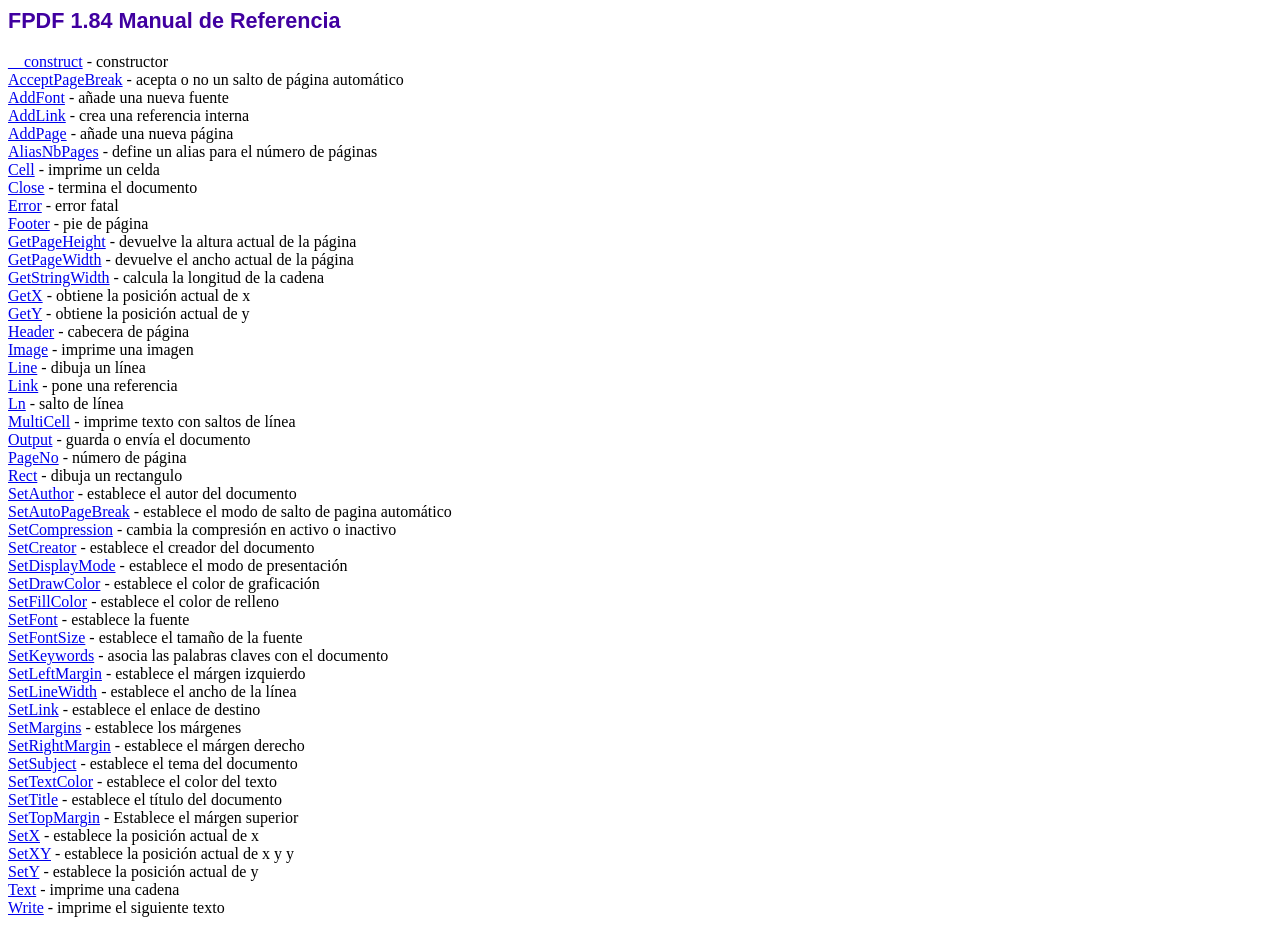
<file: sistema/usuario/pdf/fpdf/doc/index.htm>
<!DOCTYPE html PUBLIC "-//W3C//DTD HTML 4.01 Transitional//EN">
<html>
<head>
<meta http-equiv="Content-Type" content="text/html; charset=ISO-8859-1">
<title>FPDF 1.84 Manual de Referencia</title>
<link type="text/css" rel="stylesheet" href="../fpdf.css">
</head>
<body>
<h1>FPDF 1.84 Manual de Referencia</h1>
<a href="__construct.htm">__construct</a> - constructor<br>
<a href="acceptpagebreak.htm">AcceptPageBreak</a> - acepta o no un salto de p�gina autom�tico<br>
<a href="addfont.htm">AddFont</a> - a�ade una nueva fuente<br>
<a href="addlink.htm">AddLink</a> - crea una referencia interna<br>
<a href="addpage.htm">AddPage</a> - a�ade una nueva p�gina<br>
<a href="aliasnbpages.htm">AliasNbPages</a> - define un alias para el n�mero de p�ginas<br>
<a href="cell.htm">Cell</a> - imprime un celda<br>
<a href="close.htm">Close</a> - termina el documento<br>
<a href="error.htm">Error</a> - error fatal<br>
<a href="footer.htm">Footer</a> - pie de p�gina<br>
<a href="getpageheight.htm">GetPageHeight</a> - devuelve la altura actual de la p�gina<br>
<a href="getpagewidth.htm">GetPageWidth</a> - devuelve el ancho actual de la p�gina<br>
<a href="getstringwidth.htm">GetStringWidth</a> - calcula la longitud de la cadena<br>
<a href="getx.htm">GetX</a> - obtiene la posici�n actual de x<br>
<a href="gety.htm">GetY</a> - obtiene la posici�n actual de y<br>
<a href="header.htm">Header</a> - cabecera de p�gina<br>
<a href="image.htm">Image</a> - imprime una imagen<br>
<a href="line.htm">Line</a> - dibuja un l�nea<br>
<a href="link.htm">Link</a> - pone una referencia<br>
<a href="ln.htm">Ln</a> - salto de l�nea<br>
<a href="multicell.htm">MultiCell</a> - imprime texto con saltos de l�nea<br>
<a href="output.htm">Output</a> - guarda o env�a el documento<br>
<a href="pageno.htm">PageNo</a> - n�mero de p�gina<br>
<a href="rect.htm">Rect</a> - dibuja un rectangulo<br>
<a href="setauthor.htm">SetAuthor</a> - establece el autor del documento<br>
<a href="setautopagebreak.htm">SetAutoPageBreak</a> - establece el modo de salto de pagina autom�tico<br>
<a href="setcompression.htm">SetCompression</a> - cambia la compresi�n en activo o inactivo<br>
<a href="setcreator.htm">SetCreator</a> - establece el creador del documento<br>
<a href="setdisplaymode.htm">SetDisplayMode</a> - establece el modo de presentaci�n<br>
<a href="setdrawcolor.htm">SetDrawColor</a> - establece el color de graficaci�n<br>
<a href="setfillcolor.htm">SetFillColor</a> - establece el color de relleno<br>
<a href="setfont.htm">SetFont</a> - establece la fuente<br>
<a href="setfontsize.htm">SetFontSize</a> - establece el tama�o de la fuente<br>
<a href="setkeywords.htm">SetKeywords</a> - asocia las palabras claves con el documento<br>
<a href="setleftmargin.htm">SetLeftMargin</a> - establece el m�rgen izquierdo<br>
<a href="setlinewidth.htm">SetLineWidth</a> - establece el ancho de la l�nea<br>
<a href="setlink.htm">SetLink</a> - establece el enlace de destino<br>
<a href="setmargins.htm">SetMargins</a> - establece los m�rgenes<br>
<a href="setrightmargin.htm">SetRightMargin</a> - establece el m�rgen derecho<br>
<a href="setsubject.htm">SetSubject</a> - establece el tema del documento<br>
<a href="settextcolor.htm">SetTextColor</a> - establece el color del texto<br>
<a href="settitle.htm">SetTitle</a> - establece el t�tulo del documento<br>
<a href="settopmargin.htm">SetTopMargin</a> - Establece el m�rgen superior<br>
<a href="setx.htm">SetX</a> - establece la posici�n actual de x<br>
<a href="setxy.htm">SetXY</a> - establece la posici�n actual de x y y<br>
<a href="sety.htm">SetY</a> - establece la posici�n actual de y<br>
<a href="text.htm">Text</a> - imprime una cadena<br>
<a href="write.htm">Write</a> - imprime el siguiente texto<br>
</body>
</html>
</file>
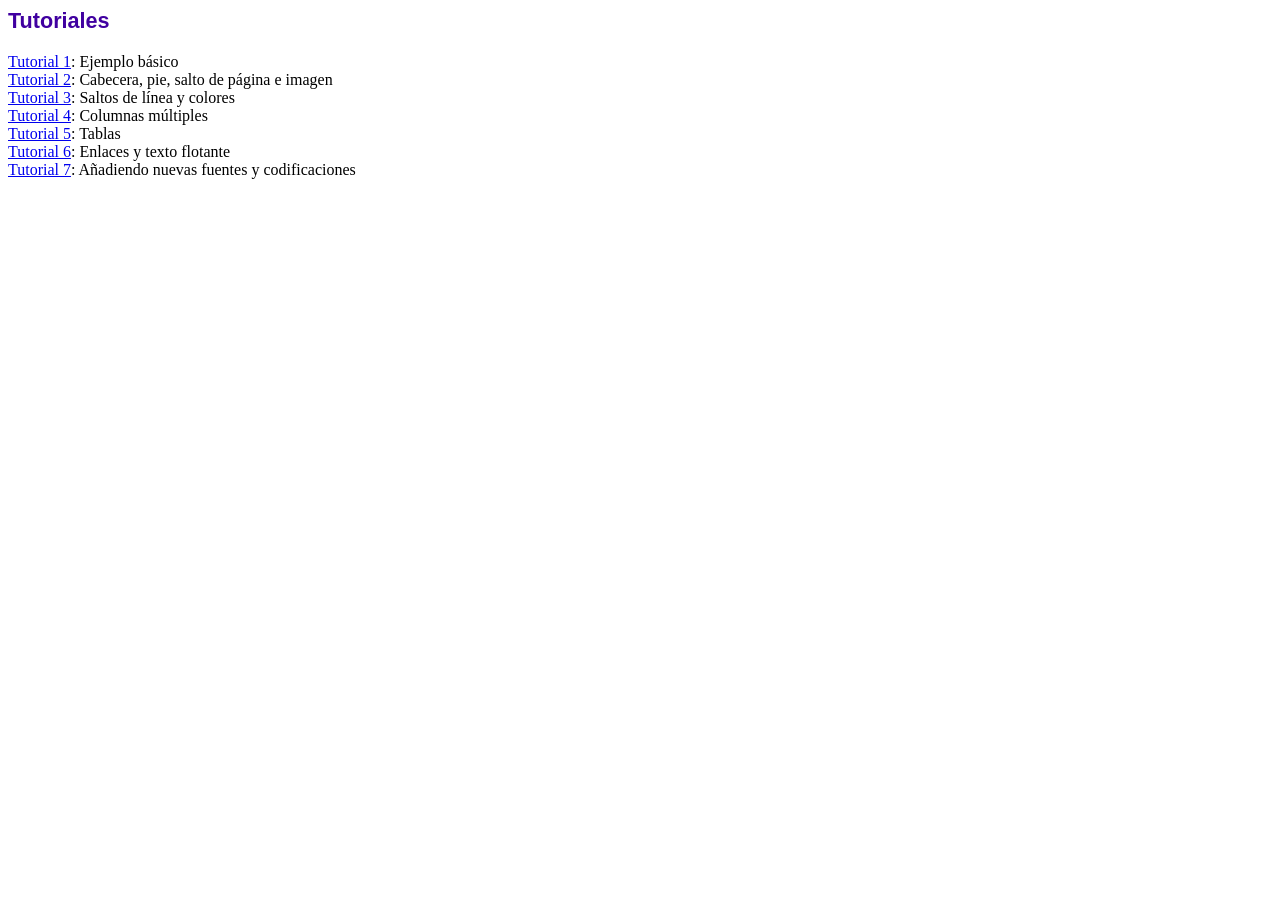
<file: sistema/usuario/pdf/fpdf/tutorial/index.htm>
<!DOCTYPE html PUBLIC "-//W3C//DTD HTML 4.01 Transitional//EN">
<html>
<head>
<meta http-equiv="Content-Type" content="text/html; charset=ISO-8859-1">
<title>Tutoriales</title>
<link type="text/css" rel="stylesheet" href="../fpdf.css">
</head>
<body>
<h1>Tutoriales</h1>
<ul style="list-style-type:none; margin-left:0; padding-left:0">
<li><a href="tuto1.htm">Tutorial 1</a>: Ejemplo b�sico</li>
<li><a href="tuto2.htm">Tutorial 2</a>: Cabecera, pie, salto de p�gina e imagen</li>
<li><a href="tuto3.htm">Tutorial 3</a>: Saltos de l�nea y colores</li>
<li><a href="tuto4.htm">Tutorial 4</a>: Columnas m�ltiples</li>
<li><a href="tuto5.htm">Tutorial 5</a>: Tablas</li>
<li><a href="tuto6.htm">Tutorial 6</a>: Enlaces y texto flotante</li>
<li><a href="tuto7.htm">Tutorial 7</a>: A�adiendo nuevas fuentes y codificaciones</li>
</ul>
</body>
</html>
</file>
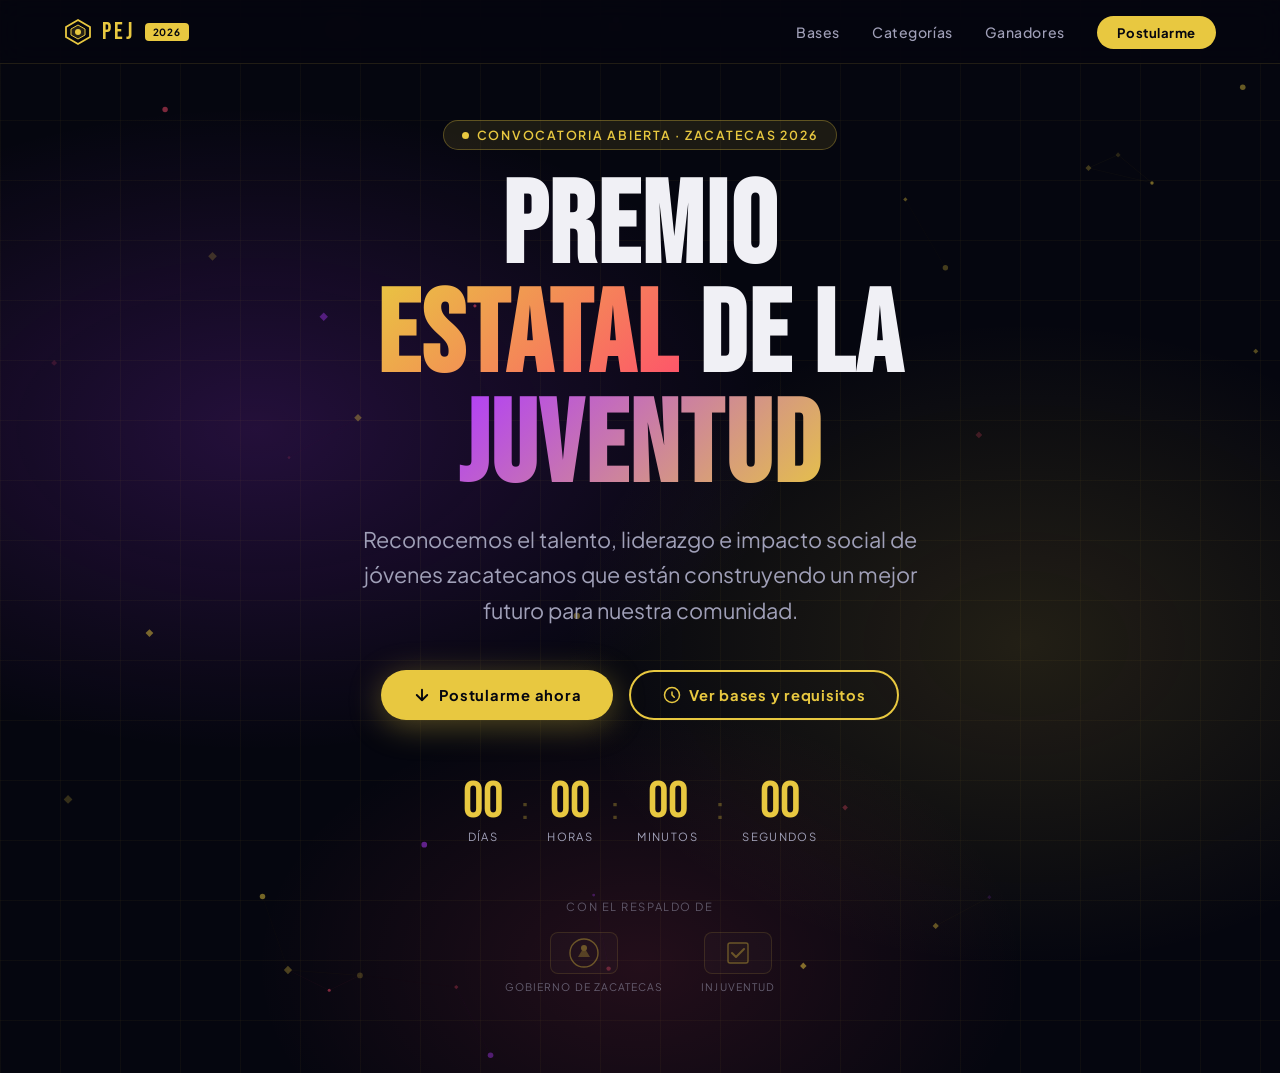
<file: landing.html>
<!DOCTYPE html>
<html lang="es">
<head>
  <link rel="icon" type="image/png" href="icon.ico"/>
  <meta charset="UTF-8" />
  <meta name="viewport" content="width=device-width, initial-scale=1.0" />
  <title>Transformando Espacios</title>
  <link rel="preconnect" href="https://fonts.googleapis.com" />
  <link rel="preconnect" href="https://fonts.gstatic.com" crossorigin />
  <link href="https://fonts.googleapis.com/css2?family=Bebas+Neue&family=Plus+Jakarta+Sans:wght@300;400;500;600;700&display=swap" rel="stylesheet" />

  <style>
    /* ═══════════════════════════════════════════════
       🎨 VARIABLES PERSONALIZABLES — EDITA AQUÍ
    ═══════════════════════════════════════════════ */
    :root {
      /* COLORES PRINCIPALES */
      --color-fondo:         #05060f;        /* Fondo oscuro del hero */
      --color-primario:      #e8c840;        /* Amarillo dorado (acento) */
      --color-secundario:    #b03aff;        /* Violeta vibrante */
      --color-terciario:     #ff4d6d;        /* Rosa/rojo energético */
      --color-texto:         #f0f0f5;        /* Texto principal */
      --color-texto-suave:   #a0a0b8;        /* Texto secundario */
      --color-nav-bg:        rgba(5,6,15,0.82); /* Fondo navbar */
      --color-btn-1:         #e8c840;        /* Botón primario */
      --color-btn-1-texto:   #05060f;
      --color-btn-2-borde:   #e8c840;        /* Botón secundario (outline) */
      --color-btn-2-texto:   #e8c840;

      /* TIPOGRAFÍAS */
      --fuente-titulo:       'Bebas Neue', sans-serif;
      --fuente-cuerpo:       'Plus Jakarta Sans', sans-serif;

      /* TAMAÑOS */
      --titulo-hero:         clamp(3.2rem, 9vw, 8rem);
      --subtitulo-hero:      clamp(1rem, 2.5vw, 1.35rem);

      /* PARTÍCULAS — animación */
      --particulas-color:    #e8c840;        /* Color de partículas flotantes */
      --particulas-cantidad: 22;             /* (solo referencia visual; cambia el JS si quieres más) */

      /* BORDES / RADIOS */
      --radio-btn:           50px;
      --radio-card:          16px;
    }

    /* ═══════════════════════════════════════════════
       RESET & BASE
    ═══════════════════════════════════════════════ */
    *, *::before, *::after { box-sizing: border-box; margin: 0; padding: 0; }
    html { scroll-behavior: smooth; }
    body {
      font-family: var(--fuente-cuerpo);
      background: var(--color-fondo);
      color: var(--color-texto);
      overflow-x: hidden;
    }
    a { text-decoration: none; color: inherit; }
    img { max-width: 100%; display: block; }

    /* ═══════════════════════════════════════════════
       NAVBAR
    ═══════════════════════════════════════════════ */
    nav {
      position: fixed;
      top: 0; left: 0; right: 0;
      z-index: 100;
      background: var(--color-nav-bg);
      backdrop-filter: blur(14px);
      -webkit-backdrop-filter: blur(14px);
      border-bottom: 1px solid rgba(232,200,64,0.12);
      padding: 0 5%;
      display: flex;
      align-items: center;
      justify-content: space-between;
      height: 64px;
      transition: background 0.3s;
    }

    .nav-logo {
      font-family: var(--fuente-titulo);
      font-size: 1.5rem;
      letter-spacing: 0.12em;
      color: var(--color-primario);
      display: flex;
      align-items: center;
      gap: 10px;
    }
    .nav-logo .badge {
      background: var(--color-primario);
      color: var(--color-fondo);
      font-size: 0.62rem;
      font-family: var(--fuente-cuerpo);
      font-weight: 700;
      letter-spacing: 0.08em;
      padding: 3px 8px;
      border-radius: 4px;
      vertical-align: middle;
    }

    .nav-links {
      display: flex;
      gap: 2rem;
      list-style: none;
    }
    .nav-links a {
      font-size: 0.88rem;
      font-weight: 500;
      letter-spacing: 0.04em;
      color: var(--color-texto-suave);
      transition: color 0.2s;
      position: relative;
    }
    .nav-links a::after {
      content: '';
      position: absolute;
      bottom: -3px; left: 0;
      width: 0; height: 2px;
      background: var(--color-primario);
      transition: width 0.25s;
      border-radius: 2px;
    }
    .nav-links a:hover { color: var(--color-primario); }
    .nav-links a:hover::after { width: 100%; }

    .nav-cta {
      background: var(--color-primario);
      color: var(--color-fondo) !important;
      font-weight: 700 !important;
      padding: 8px 20px;
      border-radius: 50px;
      font-size: 0.82rem !important;
      letter-spacing: 0.06em;
      transition: opacity 0.2s, transform 0.2s !important;
    }
    .nav-cta:hover { opacity: 0.88; transform: scale(1.04) !important; }
    .nav-cta::after { display: none !important; }

    /* HAMBURGER */
    .nav-hamburger {
      display: none;
      flex-direction: column;
      gap: 5px;
      cursor: pointer;
      padding: 6px;
    }
    .nav-hamburger span {
      display: block;
      width: 26px; height: 2px;
      background: var(--color-primario);
      border-radius: 2px;
      transition: transform 0.3s, opacity 0.3s;
    }
    .nav-hamburger.open span:nth-child(1) { transform: translateY(7px) rotate(45deg); }
    .nav-hamburger.open span:nth-child(2) { opacity: 0; }
    .nav-hamburger.open span:nth-child(3) { transform: translateY(-7px) rotate(-45deg); }

    .nav-mobile {
      display: none;
      position: fixed;
      top: 64px; left: 0; right: 0;
      background: rgba(5,6,15,0.97);
      padding: 2rem 5% 2.5rem;
      border-bottom: 1px solid rgba(232,200,64,0.14);
      z-index: 99;
      flex-direction: column;
      gap: 1.4rem;
      animation: slideDown 0.3s ease;
    }
    .nav-mobile.open { display: flex; }
    .nav-mobile a {
      font-size: 1.1rem;
      font-weight: 600;
      color: var(--color-texto-suave);
      letter-spacing: 0.04em;
      transition: color 0.2s;
    }
    .nav-mobile a:hover { color: var(--color-primario); }
    @keyframes slideDown {
      from { opacity: 0; transform: translateY(-12px); }
      to   { opacity: 1; transform: translateY(0); }
    }

    /* ═══════════════════════════════════════════════
       CANVAS ANIMATION
    ═══════════════════════════════════════════════ */
    #hero-canvas {
      position: absolute;
      inset: 0;
      width: 100%; height: 100%;
      pointer-events: none;
      z-index: 0;
    }

    /* ═══════════════════════════════════════════════
       HERO
    ═══════════════════════════════════════════════ */
    .hero {
      position: relative;
      min-height: 100vh;
      display: flex;
      flex-direction: column;
      justify-content: center;
      align-items: center;
      text-align: center;
      padding: 120px 6% 80px;
      overflow: hidden;
    }

    /* Gradiente de fondo */
    .hero::before {
      content: '';
      position: absolute;
      inset: 0;
      background:
        radial-gradient(ellipse 70% 50% at 20% 40%, rgba(176,58,255,0.18) 0%, transparent 60%),
        radial-gradient(ellipse 60% 50% at 80% 60%, rgba(232,200,64,0.13) 0%, transparent 60%),
        radial-gradient(ellipse 50% 40% at 50% 90%, rgba(255,77,109,0.12) 0%, transparent 60%);
      z-index: 0;
    }

    /* Líneas de cuadrícula decorativas */
    .hero-grid {
      position: absolute;
      inset: 0;
      z-index: 0;
      background-image:
        linear-gradient(rgba(232,200,64,0.04) 1px, transparent 1px),
        linear-gradient(90deg, rgba(232,200,64,0.04) 1px, transparent 1px);
      background-size: 60px 60px;
    }

    .hero-content {
      position: relative;
      z-index: 2;
      max-width: 880px;
    }

    /* Pill superior */
    .hero-eyebrow {
      display: inline-flex;
      align-items: center;
      gap: 8px;
      background: rgba(232,200,64,0.1);
      border: 1px solid rgba(232,200,64,0.3);
      border-radius: 50px;
      padding: 6px 18px;
      font-size: 0.78rem;
      font-weight: 600;
      letter-spacing: 0.14em;
      text-transform: uppercase;
      color: var(--color-primario);
      margin-bottom: 1.5rem;
      opacity: 0;
      animation: fadeUp 0.6s 0.2s forwards;
    }
    .hero-eyebrow .dot {
      width: 7px; height: 7px;
      background: var(--color-primario);
      border-radius: 50%;
      animation: pulse 1.6s infinite;
    }
    @keyframes pulse {
      0%, 100% { opacity: 1; transform: scale(1); }
      50%       { opacity: 0.4; transform: scale(1.5); }
    }

    /* Título */
    .hero-title {
      font-family: var(--fuente-titulo);
      font-size: var(--titulo-hero);
      line-height: 0.95;
      letter-spacing: 0.02em;
      color: var(--color-texto);
      margin-bottom: 1.2rem;
      opacity: 0;
      animation: fadeUp 0.7s 0.38s forwards;
    }
    .hero-title .highlight {
      background: linear-gradient(135deg, var(--color-primario) 0%, var(--color-terciario) 100%);
      -webkit-background-clip: text;
      -webkit-text-fill-color: transparent;
      background-clip: text;
    }
    .hero-title .highlight-v {
      background: linear-gradient(135deg, var(--color-secundario) 0%, var(--color-primario) 100%);
      -webkit-background-clip: text;
      -webkit-text-fill-color: transparent;
      background-clip: text;
    }

    /* Subtítulo */
    .hero-sub {
      font-size: var(--subtitulo-hero);
      font-weight: 400;
      color: var(--color-texto-suave);
      max-width: 600px;
      margin: 0 auto 2.6rem;
      line-height: 1.65;
      opacity: 0;
      animation: fadeUp 0.7s 0.54s forwards;
    }

    /* Botones CTA */
    .hero-btns {
      display: flex;
      gap: 1rem;
      justify-content: center;
      flex-wrap: wrap;
      margin-bottom: 3.5rem;
      opacity: 0;
      animation: fadeUp 0.7s 0.7s forwards;
    }

    .btn {
      display: inline-flex;
      align-items: center;
      gap: 8px;
      padding: 14px 32px;
      border-radius: var(--radio-btn);
      font-family: var(--fuente-cuerpo);
      font-size: 0.92rem;
      font-weight: 700;
      letter-spacing: 0.05em;
      cursor: pointer;
      border: none;
      transition: transform 0.25s, box-shadow 0.25s, opacity 0.25s;
    }
    .btn:hover { transform: translateY(-3px); }

    .btn-primary {
      background: var(--color-btn-1);
      color: var(--color-btn-1-texto);
      box-shadow: 0 6px 32px rgba(232,200,64,0.35);
    }
    .btn-primary:hover {
      box-shadow: 0 10px 40px rgba(232,200,64,0.5);
    }

    .btn-outline {
      background: transparent;
      color: var(--color-btn-2-texto);
      border: 2px solid var(--color-btn-2-borde);
      box-shadow: 0 0 0 0 rgba(232,200,64,0);
    }
    .btn-outline:hover {
      background: rgba(232,200,64,0.07);
      box-shadow: 0 6px 28px rgba(232,200,64,0.18);
    }

    .btn svg { flex-shrink: 0; }

    /* Contador de días */
    .hero-counter {
      display: flex;
      gap: 1.2rem;
      justify-content: center;
      flex-wrap: wrap;
      margin-bottom: 3.5rem;
      opacity: 0;
      animation: fadeUp 0.7s 0.86s forwards;
    }
    .counter-item {
      text-align: center;
    }
    .counter-num {
      font-family: var(--fuente-titulo);
      font-size: clamp(2rem, 5vw, 3.2rem);
      color: var(--color-primario);
      line-height: 1;
    }
    .counter-label {
      font-size: 0.7rem;
      letter-spacing: 0.12em;
      text-transform: uppercase;
      color: var(--color-texto-suave);
      margin-top: 2px;
    }
    .counter-divider {
      font-family: var(--fuente-titulo);
      font-size: 2rem;
      color: rgba(232,200,64,0.3);
      align-self: center;
    }

    /* LOGOS */
    .hero-logos {
      position: relative;
      z-index: 2;
      opacity: 0;
      animation: fadeUp 0.7s 1.02s forwards;
    }
    .logos-label {
      font-size: 0.7rem;
      letter-spacing: 0.14em;
      text-transform: uppercase;
      color: rgba(160,160,184,0.5);
      margin-bottom: 1.2rem;
    }
    .logos-row {
      display: flex;
      align-items: center;
      justify-content: center;
      gap: 2.4rem;
      flex-wrap: wrap;
    }
    .logo-placeholder {
      display: flex;
      flex-direction: column;
      align-items: center;
      gap: 6px;
      opacity: 0.55;
      transition: opacity 0.25s, transform 0.25s;
      cursor: pointer;
    }
    .logo-placeholder:hover { opacity: 1; transform: translateY(-3px); }
    .logo-box {
      width: 68px; height: 42px;
      border: 1.5px solid rgba(232,200,64,0.25);
      border-radius: 8px;
      display: flex;
      align-items: center;
      justify-content: center;
      background: rgba(255,255,255,0.04);
      overflow: hidden;
    }
    .logo-box svg { width: 36px; height: 36px; opacity: 0.7; }
    .logo-box img {
      width: 100%; height: 100%;
      object-fit: contain;
      padding: 6px;
      filter: brightness(0) invert(1);
    }
    .logo-name {
      font-size: 0.65rem;
      letter-spacing: 0.1em;
      text-transform: uppercase;
      color: var(--color-texto-suave);
    }

    /* Scroll hint */
    .scroll-hint {
      position: absolute;
      bottom: 28px;
      left: 50%;
      transform: translateX(-50%);
      display: flex;
      flex-direction: column;
      align-items: center;
      gap: 6px;
      opacity: 0;
      animation: fadeIn 1s 1.4s forwards;
      z-index: 2;
    }
    .scroll-hint span {
      font-size: 0.65rem;
      letter-spacing: 0.14em;
      text-transform: uppercase;
      color: rgba(160,160,184,0.4);
    }
    .scroll-arrow {
      width: 22px; height: 22px;
      border-right: 2px solid rgba(232,200,64,0.4);
      border-bottom: 2px solid rgba(232,200,64,0.4);
      transform: rotate(45deg);
      animation: bounceDown 1.4s infinite;
    }
    @keyframes bounceDown {
      0%, 100% { transform: rotate(45deg) translateY(0); }
      50%       { transform: rotate(45deg) translateY(5px); }
    }

    /* Keyframes generales */
    @keyframes fadeUp {
      from { opacity: 0; transform: translateY(24px); }
      to   { opacity: 1; transform: translateY(0); }
    }
    @keyframes fadeIn {
      to { opacity: 1; }
    }

    /* ═══════════════════════════════════════════════
       RESPONSIVE
    ═══════════════════════════════════════════════ */
    @media (max-width: 768px) {
      .nav-links { display: none; }
      .nav-hamburger { display: flex; }
      .hero { padding: 100px 5% 70px; }
      .logos-row { gap: 1.2rem; }
      .counter-divider { display: none; }
    }
    @media (max-width: 480px) {
      .hero-btns { flex-direction: column; align-items: center; }
      .btn { width: 100%; max-width: 280px; justify-content: center; }
    }
  </style>
</head>
<body>

  <!-- ═══ NAVBAR ═══ -->
  <nav id="navbar">
    <div class="nav-logo">
      <svg width="28" height="28" viewBox="0 0 28 28" fill="none">
        <polygon points="14,2 26,9 26,19 14,26 2,19 2,9" fill="none" stroke="#e8c840" stroke-width="1.8"/>
        <polygon points="14,7 21,11 21,17 14,21 7,17 7,11" fill="rgba(232,200,64,0.15)" stroke="#e8c840" stroke-width="1"/>
        <circle cx="14" cy="14" r="3" fill="#e8c840"/>
      </svg>
      PEJ <span class="badge">2026</span>
    </div>

    <ul class="nav-links">
      <li><a href="convocatoria_2026.pdf" target="_blank">Bases</a></li>
      <li><a href="#categorias">Categorías</a></li>
      <li><a href="#ganadores">Ganadores</a></li>
      <li><a href="https://juventud.zacatecas.gob.mx/pe06/" class="nav-cta" target="_blank">Postularme</a></li>
    </ul>

    <div class="nav-hamburger" id="hamburger" aria-label="Menú" role="button" tabindex="0">
      <span></span><span></span><span></span>
    </div>
  </nav>

  <!-- Menú móvil -->
  <div class="nav-mobile" id="nav-mobile">
    <a href="convocatoria_2026.pdf" target="_blank" onclick="closeMobile()">Bases</a>
    <a href="#categorias" onclick="closeMobile()">Categorías</a>
    <a href="#ganadores" onclick="closeMobile()">Ganadores</a>
    <a href="https://juventud.zacatecas.gob.mx/pe06/" onclick="closeMobile()" class="nav-cta" style="width:fit-content; color: #05060f !important;" target="_blank">Postularme</a>
  </div>

  <!-- ═══ HERO ═══ -->
  <section class="hero" id="home">
    <canvas id="hero-canvas"></canvas>
    <div class="hero-grid"></div>

    <div class="hero-content">
      <!-- Eyebrow -->
      <div class="hero-eyebrow">
        <span class="dot"></span>
        Convocatoria abierta · Zacatecas 2026
      </div>

      <!-- Título -->
      <h1 class="hero-title">
        Premio<br/>
        <span class="highlight">Estatal</span>
        de la<br/>
        <span class="highlight-v">Juventud</span>
      </h1>

      <!-- Subtítulo -->
      <p class="hero-sub">
        Reconocemos el talento, liderazgo e impacto social de jóvenes zacatecanos que están construyendo un mejor futuro para nuestra comunidad.
      </p>

      <!-- Botones CTA -->
      <div class="hero-btns">
        <a href="https://juventud.zacatecas.gob.mx/pe06/" class="btn btn-primary" target="_blank">
          <svg width="18" height="18" viewBox="0 0 24 24" fill="none" stroke="currentColor" stroke-width="2.5" stroke-linecap="round" stroke-linejoin="round">
            <path d="M12 5v14M5 12l7 7 7-7"/>
          </svg>
          Postularme ahora
        </a>
        <a href="convocatoria_2026.pdf" class="btn btn-outline" target="_blank">
          <svg width="18" height="18" viewBox="0 0 24 24" fill="none" stroke="currentColor" stroke-width="2" stroke-linecap="round" stroke-linejoin="round">
            <circle cx="12" cy="12" r="10"/><path d="M12 8v4l3 3"/>
          </svg>
          Ver bases y requisitos
        </a>
      </div>

      <!-- Contador regresivo -->
      <div class="hero-counter" id="countdown">
        <div class="counter-item">
          <div class="counter-num" id="cd-dias">--</div>
          <div class="counter-label">Días</div>
        </div>
        <div class="counter-divider">:</div>
        <div class="counter-item">
          <div class="counter-num" id="cd-horas">--</div>
          <div class="counter-label">Horas</div>
        </div>
        <div class="counter-divider">:</div>
        <div class="counter-item">
          <div class="counter-num" id="cd-min">--</div>
          <div class="counter-label">Minutos</div>
        </div>
        <div class="counter-divider">:</div>
        <div class="counter-item">
          <div class="counter-num" id="cd-seg">--</div>
          <div class="counter-label">Segundos</div>
        </div>
      </div>
    </div>

    <!-- Logos -->
    <div class="hero-logos">
      <p class="logos-label">Con el respaldo de</p>
      <div class="logos-row">

        <!-- LOGO 1 — Gobierno de Zacatecas (placeholder SVG; reemplaza con <img> si tienes el archivo) -->
        <div class="logo-placeholder">
          <div class="logo-box">
            <svg viewBox="0 0 36 36" fill="none">
              <circle cx="18" cy="18" r="14" stroke="#e8c840" stroke-width="1.4"/>
              <path d="M12 22l6-10 6 10H12z" fill="#e8c840" opacity="0.7"/>
              <circle cx="18" cy="13" r="3" fill="#e8c840"/>
            </svg>
          </div>
          <span class="logo-name">Gobierno de Zacatecas</span>
        </div>

       

        <!-- LOGO 4 — INJUVE (agrega tu imagen real aquí) -->
        <div class="logo-placeholder">
          <div class="logo-box">
            <svg viewBox="0 0 36 36" fill="none">
              <rect x="8" y="8" width="20" height="20" rx="2" stroke="#e8c840" stroke-width="1.4" fill="rgba(232,200,64,0.08)"/>
              <path d="M12 18l4 4 8-8" stroke="#e8c840" stroke-width="2" stroke-linecap="round" stroke-linejoin="round"/>
            </svg>
          </div>
          <span class="logo-name">INJUVENTUD</span>
        </div>

      </div>
    </div>

  </section>

  <!-- ═══ SCRIPTS ═══ -->
  <script>
    /* ─── Hamburger ─── */
    const hamburger = document.getElementById('hamburger');
    const navMobile = document.getElementById('nav-mobile');
    hamburger.addEventListener('click', () => {
      hamburger.classList.toggle('open');
      navMobile.classList.toggle('open');
    });
    function closeMobile() {
      hamburger.classList.remove('open');
      navMobile.classList.remove('open');
    }

    /* ─── Countdown — fecha objetivo (ajústala aquí) ─── */
    const FECHA_OBJETIVO = new Date('2026-05-06T10:59:59'); // 👈 cambia esta fecha
    function updateCountdown() {
      const now  = new Date();
      const diff = FECHA_OBJETIVO - now;
      if (diff <= 0) {
        document.getElementById('cd-dias').textContent = '00';
        document.getElementById('cd-horas').textContent = '00';
        document.getElementById('cd-min').textContent = '00';
        document.getElementById('cd-seg').textContent = '00';
        return;
      }
      const d = Math.floor(diff / 86400000);
      const h = Math.floor((diff % 86400000) / 3600000);
      const m = Math.floor((diff % 3600000) / 60000);
      const s = Math.floor((diff % 60000) / 1000);
      document.getElementById('cd-dias').textContent  = String(d).padStart(2,'0');
      document.getElementById('cd-horas').textContent = String(h).padStart(2,'0');
      document.getElementById('cd-min').textContent   = String(m).padStart(2,'0');
      document.getElementById('cd-seg').textContent   = String(s).padStart(2,'0');
    }
    updateCountdown();
    setInterval(updateCountdown, 1000);

    /* ─── Canvas particle animation ─── */
    (function() {
      const canvas = document.getElementById('hero-canvas');
      const ctx    = canvas.getContext('2d');
      let W, H, particles = [], animId;

      // Colores de partículas tomados de CSS variables
      const style = getComputedStyle(document.documentElement);
      const COLORS = [
        style.getPropertyValue('--color-primario').trim()   || '#e8c840',
        style.getPropertyValue('--color-secundario').trim() || '#b03aff',
        style.getPropertyValue('--color-terciario').trim()  || '#ff4d6d',
      ];

      function resize() {
        W = canvas.width  = canvas.offsetWidth;
        H = canvas.height = canvas.offsetHeight;
      }

      function randomBetween(a, b) { return a + Math.random() * (b - a); }

      function createParticle() {
        const color = COLORS[Math.floor(Math.random() * COLORS.length)];
        return {
          x:     randomBetween(0, W),
          y:     randomBetween(0, H),
          r:     randomBetween(1.2, 3.2),
          vx:    randomBetween(-0.22, 0.22),
          vy:    randomBetween(-0.36, -0.08),
          alpha: randomBetween(0.15, 0.55),
          color,
          // estrella pequeña o círculo
          shape: Math.random() > 0.5 ? 'circle' : 'diamond',
        };
      }

      function drawDiamond(cx, cy, s) {
        ctx.beginPath();
        ctx.moveTo(cx, cy - s);
        ctx.lineTo(cx + s, cy);
        ctx.lineTo(cx, cy + s);
        ctx.lineTo(cx - s, cy);
        ctx.closePath();
      }

      function init() {
        particles = [];
        const n = Math.floor(W / 38); // densidad adaptable
        for (let i = 0; i < n; i++) particles.push(createParticle());
      }

      function tick() {
        ctx.clearRect(0, 0, W, H);

        // Líneas de conexión sutiles
        for (let i = 0; i < particles.length; i++) {
          for (let j = i + 1; j < particles.length; j++) {
            const dx = particles[i].x - particles[j].x;
            const dy = particles[i].y - particles[j].y;
            const dist = Math.sqrt(dx * dx + dy * dy);
            if (dist < 130) {
              ctx.save();
              ctx.globalAlpha = (1 - dist / 130) * 0.07;
              ctx.strokeStyle = particles[i].color;
              ctx.lineWidth   = 0.8;
              ctx.beginPath();
              ctx.moveTo(particles[i].x, particles[i].y);
              ctx.lineTo(particles[j].x, particles[j].y);
              ctx.stroke();
              ctx.restore();
            }
          }
        }

        // Partículas
        for (const p of particles) {
          ctx.save();
          ctx.globalAlpha = p.alpha;
          ctx.fillStyle   = p.color;
          if (p.shape === 'diamond') {
            drawDiamond(p.x, p.y, p.r * 1.4);
          } else {
            ctx.beginPath();
            ctx.arc(p.x, p.y, p.r, 0, Math.PI * 2);
          }
          ctx.fill();
          ctx.restore();

          // Mover
          p.x += p.vx;
          p.y += p.vy;

          // Reciclar al salir
          if (p.y < -10 || p.x < -20 || p.x > W + 20) {
            Object.assign(p, createParticle(), { y: H + 10 });
          }
        }

        animId = requestAnimationFrame(tick);
      }

      window.addEventListener('resize', () => {
        cancelAnimationFrame(animId);
        resize();
        init();
        tick();
      });

      resize();
      init();
      tick();
    })();
  </script>
    <!-- ============================================================ -->
  <!-- MODAL: CATEGORÍAS                                             -->
  <!-- ============================================================ -->
  <div id="modalCategorias" class="modal" style="display: none;">
    <div class="modal-overlay"></div>
    <div class="modal-container">
      <button class="modal-close" aria-label="Cerrar">&times;</button>
      <div class="modal-header">
        <div class="modal-icon">🏆</div>
        <h2 class="modal-title">Categorías <span class="modal-year">2026</span></h2>
        <p class="modal-sub">Premio Estatal de la Juventud Zacatecas</p>
      </div>
      <div class="modal-body" id="categoriasList">
        <!-- Aquí puedes agregar/modificar las categorías fácilmente -->
        <div class="categoria-item">
          <div class="categoria-badge oro">🥇</div>
          <div class="categoria-info">
            <h3>1. Logro Académico 12 a 18 años</h3>
            <p>Reconocimiento a jóvenes con excelencia educativa y aprovechamiento sobresaliente.</p>
          </div>
        </div>
        <div class="categoria-item">
          <div class="categoria-badge plata">🥈</div>
          <div class="categoria-info">
            <h3>2. Logro Académico 19 a 29 años</h3>
            <p>Reconocimiento a jóvenes con excelencia educativa y aprovechamiento sobresaliente.</p>
          </div>
        </div>
        <div class="categoria-item">
          <div class="categoria-badge bronce">🥉</div>
          <div class="categoria-info">
            <h3>3. Discapacidad e integración</h3>
            <p>
Mujeres y hombres jóvenes, quienes por su actitud (resiliencia), perseverancia y actividades individuales o de manera organizada, sean ejemplo de superación y contribuyan a generar oportunidades en el desarrollo y la integración de otras personas jóvenes con o sin discapacidad en los diversos rubros de nuestra cotidianidad (aportaciones a la comunidad, recreación, trabajo y educación).</p>
          </div>
        </div>
        <div class="categoria-item">
          <div class="categoria-badge oro">🏅</div>
          <div class="categoria-info">
            <h3>4. Ingenio emprendedor</h3>
            <p>Liderazgo emprendedor en distintas ramas económicas que debe traducirse en habilidad para crear y desarrollar unidades de producción viables y sustentables. Además, de la implementación de iniciativas de negocios, transferencia de tecnología e innovación; fortalecimiento de la planta productiva con impacto en el aspecto económico y social de la comunidad.Asimismo, el desarrollo, difusión y promoción de una cultura emprendedora; inversión en el desarrollo de capital humano de las organizaciones productivas, destacando: gestión directiva; habilidades gerenciales; capacitación y adiestramiento de personal dirigido a la productividad y crecimiento.</p>
          </div>
        </div>
        <div class="categoria-item">
          <div class="categoria-badge bronce">🥉</div>
          <div class="categoria-info">
            <h3>5. Responsabilidad Social</h3>
            <p>Jóvenes que por el desarrollo de programas, proyectos o actividades, cuyo propósito sea expresión de solidaridad con comunidades y grupos sociales vulnerables del Estado, y que al ejecutarse generan opciones de solución a problemáticas específicas, mejorando en su caso, la calidad y nivel de vida de sus habitantes. De igual forma, se reconocerán los proyectos para el desarrollo de capacidades y habilidades en las comunidades; la implementación de los proyectos productivos; la colaboración en situaciones de desastre o emergencias; proyectos para mejorar la salud física y psicológica, la alimentación, la vivienda e infraestructura en las comunidades, así como proyectos para fomentar y fortalecer los valores ciudadanos.</p>
          </div>
        </div>
        <div class="categoria-item">
          <div class="categoria-badge bronce">🥉</div>
          <div class="categoria-info">
            <h3>6. Mérito Migrante</h3>
            <p>Promoción del conocimiento, el ejercicio y/o respeto a los derechos y obligaciones que poseen los miembros de la comunidad zacatecana en el extranjero. Participación relevante en medios impresos, en radio, en televisión y/o en cine, en términos de su profesionalismo, innovación, contenido social y/o divulgación tanto de los valores mexicanos como de la cultura zacatecana. Actividades que se destaquen por su sentido de solidaridad social y que se traduzcan en mejoramiento de las condiciones de vida de grupos, comunidades o de la sociedad en general, así como las acciones heroicas, de protección civil y atención a grupos vulnerables. Los (as) candidatos(as) deberán preferentemente pertenecer a algún club registrado en alguna de las federaciones de clubes zacatecanos en algún estado de la Unión Americana.</p>
          </div>
        </div>
        <div class="categoria-item">
          <div class="categoria-badge bronce">🥉</div>
          <div class="categoria-info">
            <h3>7. Mérito Campesino</h3>
            <p>Acciones de las y los jóvenes que en el medio rural promuevan la vigencia y el desarrollo de sus municipios y comunidades. Iniciativas para preservar y/o transmitir su patrimonio cultural. Elaboración y desarrollo de proyectos productivos; mejoramiento y conservación ambiental; aplicación de tecnologías alternativas para el aprovechamiento de los recursos naturales y actividades de capacitación y educación en materia ambiental en sus municipios y comunidades.</p>
          </div>
        </div>
        <div class="categoria-item">
          <div class="categoria-badge bronce">🥉</div>
          <div class="categoria-info">
            <h3>8. Cultura Cívica, Política y/o Democracia</h3>
            <p>Las y los jóvenes que con sus propuestas promuevan el avance en la democracia participativa requisito necesario para la transformación de nuestro país, hacia uno donde prevalezca la justicia, donde cada ciudadano asuma su papel en la definición del rumbo de México y desempeñe la parte que le corresponde desde lo local para contribuir al progreso nacional.
            Premiando su aportación a una cultura de participación ciudadana, en el ejercicio de acciones basadas en la reflexión, el análisis y fortalecimiento de una cultura democrática sustentada en los valores del diálogo, la tolerancia, el respeto a la pluralidad y a la generación de acuerdos; estas acciones se pueden llevar a cabo por medio de foros, talleres, investigaciones, simulacros, iniciativas ciudadanas, modelos de prácticas democráticas, así como la elaboración de estudios, ponencias, investigaciones, trabajos o publicaciones en revistas; que por su impacto modifiquen entornos y prácticas ciudadanas.</p>
          </div>
        </div>
        <div class="categoria-item">
          <div class="categoria-badge bronce">🥉</div>
          <div class="categoria-info">
            <h3>9. Cultura Cívica, Política y/o Democracia</h3>
            <p>Escritores(as) del género literario y narrativo: poemas, sonetos, novelas, ensayos y cuentos que hayan permitido fortalecer y salvaguardar las tradiciones de una o de varias regiones del Estado.</p>
          </div>
        </div>
        <div class="categoria-item">
          <div class="categoria-badge bronce">🥉</div>
          <div class="categoria-info">
            <h3>10. Artes escenicas (Teatro)</h3>
            <p>Actores, productores que destacan por su trayectoria, intercambios culturales, presentaciones, cursos o actividades curriculares y proyectos en beneficio de la sociedad zacatecana.</p>
          </div>
        </div>
        <div class="categoria-item">
          <div class="categoria-badge bronce">🥉</div>
          <div class="categoria-info">
            <h3>8. Cultura Cívica, Política y/o Democracia</h3>
            <p>Bailarines que destaquen por su trayectoria, intercambios culturales, cursos y capacitaciones, presentaciones nacionales o internacionales, proyectos o actividades en beneficio de la sociedad en general.</p>
          </div>
        </div>
        <div class="categoria-item">
          <div class="categoria-badge bronce">🥉</div>
          <div class="categoria-info">
            <h3>9. Cultura Cívica, Política y/o Democracia</h3>
            <p>Bailarines que destaquen por su trayectoria, intercambios culturales, cursos y capacitaciones, presentaciones nacionales o internacionales, proyectos o actividades en beneficio de la sociedad en general.</p>
          </div>
        </div>
        <div class="categoria-item">
          <div class="categoria-badge bronce">🥉</div>
          <div class="categoria-info">
            <h3>10. Cultura Cívica, Política y/o Democracia</h3>
            <p>a.- Las y los Jóvenes destacados en las artes plásticas y que hayan representado a Zacatecas en el país o en el extranjero,que a través de la práctica del dibujo o la pintura han aportado a la juventud herramientas para sobresalir y mantenerlos alejados de las adicciones, que hayan destacado en el séptimo arte (comerciales, cortometrajes, largometrajes y animaciones), así como aquellos que su quehacer versa en la arquitectura, la escultura, la fotografía. En artes populares serán tomadas en cuenta las expresiones de obras artesanales, con técnicas y materiales tradicionales, así como la creación de nuevos diseños que, por su calidad y aportaciones a nuestra vida cotidiana, contribuyan al fortalecimiento de nuestra identidad, a la vez que beneficien a su comunidad.</p>
          </div>
        </div>
        <div class="categoria-item">
          <div class="categoria-badge bronce">🥉</div>
          <div class="categoria-info">
            <h3>11. Arte urbano</h3>
            <p>a.- La representación de ideas, testimonios, demandas sociales, anécdotas, innovación y tendencias a través de la mezcla de colores de aerosol sobre una superficie de amplias dimensiones.</p>
            <p>b.- A las y los jóvenes que hayan fomentado a través de su arte el mantener vigentes valores y buenas prácticas sociales. Y en general todas aquellas manifestaciones de las llamadas tribus urbanas.</p>
          </div>
        </div>
        <div class="categoria-item">
          <div class="categoria-badge bronce">🥉</div>
          <div class="categoria-info">
            <h3>12. Ciencia y Tecnología</h3>
            <p>Acciones que contribuyan a fomentar y generar investigación científica; creación e innovación tecnológica; investigaciones básicas en las ciencias naturales, de la vida, sociales, de la conducta y las humanidades, fortaleciendo los espacios de expresión de su creatividad e inventiva; generación de conocimientos, difusión y transmisión de los mismos a nivel nacional e internacional, así como su desarrollo y aplicación sustentable. </p>
          </div>
        </div>
        <div class="categoria-extra">
          <hr class="categoria-hr">
          <p class="categoria-footer">📌 Cierre de convocatoria: <strong>07 de julio de 2026</strong></p>
        </div>
      </div>
      <div class="modal-footer">
        <a href="convocatoria_2026.pdf" class="modal-btn" target="_blank">📄 Descargar bases completas</a>
      </div>
    </div>
  </div>

  <!-- ============================================================ -->
  <!-- MODAL: GANADORES (preparado para que tú llenes)               -->
  <!-- ============================================================ -->
  <div id="modalGanadores" class="modal" style="display: none;">
    <div class="modal-overlay"></div>
    <div class="modal-container">
      <button class="modal-close" aria-label="Cerrar">&times;</button>
      <div class="modal-header">
        <div class="modal-icon">⭐</div>
        <h2 class="modal-title">Ganadores <span class="modal-year">2025</span></h2>
        <p class="modal-sub">Edición anterior — Premio Estatal de la Juventud</p>
      </div>
      <div class="modal-body" id="ganadoresList" hidden>
        <!-- =============================================== -->
        <!-- 🔽 🔽 🔽 AQUÍ TÚ AGREGA LOS GANADORES 🔽 🔽 🔽 -->
        <!-- =============================================== -->

        <div class="ganador-item">
          <div class="ganador-avatar">🌟</div>
          <div class="ganador-info">
            <h3>Anna García Hernández</h3>
            <span class="ganador-cat">Categoría: Logro Académico</span>
            <p>Promedio perfecto y liderazgo en investigación científica.</p>
          </div>
        </div>

        <div class="ganador-item">
          <div class="ganador-avatar">🚀</div>
          <div class="ganador-info">
            <h3>Javier Luna Ramírez</h3>
            <span class="ganador-cat">Categoría: Innovación y Emprendimiento</span>
            <p>Creador de app educativa usada en 12 municipios del estado.</p>
          </div>
        </div>

        <div class="ganador-item">
          <div class="ganador-avatar">🌿</div>
          <div class="ganador-info">
            <h3>Mariana Torres Veyna</h3>
            <span class="ganador-cat">Categoría: Protección al Medio Ambiente</span>
            <p>Líder del programa de reforestación más grande de Zacatecas.</p>
          </div>
        </div>

        <div class="ganador-item">
          <div class="ganador-avatar">🎭</div>
          <div class="ganador-info">
            <h3>Carlos Mendoza Delgado</h3>
            <span class="ganador-cat">Categoría: Expresiones Artísticas y Culturales</span>
            <p>Pintor joven con exposiciones internacionales.</p>
          </div>
        </div>

        <div class="ganador-item">
          <div class="ganador-avatar">🤝</div>
          <div class="ganador-info">
            <h3>Fernanda López Aceves</h3>
            <span class="ganador-cat">Categoría: Activismo y Compromiso Social</span>
            <p>Fundadora de red de apoyo para jóvenes en situación vulnerable.</p>
          </div>
        </div>

        <!-- 👆 👆 👆 AQUÍ TERMINA TU LISTA 👆 👆 👆 -->
      </div>
      <div class="modal-footer">
        <button class="modal-btn secondary" onclick="cerrarModalGanadores()">Volver</button>
      </div>
    </div>
  </div>

  <style>
    /* ============================================ */
    /* MODALES MODERNOS — ESTILOS COMPLETOS         */
    /* ============================================ */
    .modal {
      position: fixed;
      top: 0;
      left: 0;
      width: 100%;
      height: 100%;
      z-index: 1000;
      display: none;
      align-items: center;
      justify-content: center;
    }

    .modal-overlay {
      position: absolute;
      top: 0;
      left: 0;
      right: 0;
      bottom: 0;
      background: rgba(5, 6, 15, 0.92);
      backdrop-filter: blur(8px);
      animation: fadeOverlay 0.25s ease;
    }

    .modal-container {
      position: relative;
      background: linear-gradient(145deg, #0a0c18 0%, #060714 100%);
      border: 1px solid rgba(232, 200, 64, 0.25);
      border-radius: 32px;
      width: 90%;
      max-width: 620px;
      max-height: 85vh;
      overflow-y: auto;
      z-index: 1001;
      box-shadow: 0 25px 50px -12px rgba(0, 0, 0, 0.8), 0 0 0 1px rgba(232, 200, 64, 0.15);
      animation: modalSlideUp 0.35s cubic-bezier(0.2, 0.9, 0.3, 1.1);
    }

    .modal-container::-webkit-scrollbar {
      width: 6px;
    }
    .modal-container::-webkit-scrollbar-track {
      background: #14182b;
      border-radius: 10px;
    }
    .modal-container::-webkit-scrollbar-thumb {
      background: #e8c840;
      border-radius: 10px;
    }

    .modal-close {
      position: absolute;
      top: 18px;
      right: 22px;
      background: rgba(255, 255, 255, 0.05);
      border: none;
      font-size: 28px;
      line-height: 1;
      color: #a0a0b8;
      cursor: pointer;
      width: 36px;
      height: 36px;
      border-radius: 50%;
      display: flex;
      align-items: center;
      justify-content: center;
      transition: all 0.2s;
      z-index: 10;
    }
    .modal-close:hover {
      background: rgba(232, 200, 64, 0.2);
      color: #e8c840;
      transform: scale(1.05);
    }

    .modal-header {
      text-align: center;
      padding: 2rem 1.8rem 0.8rem;
      border-bottom: 1px solid rgba(232, 200, 64, 0.15);
    }
    .modal-icon {
      font-size: 3rem;
      margin-bottom: 0.5rem;
      background: rgba(232, 200, 64, 0.12);
      width: 70px;
      height: 70px;
      margin-left: auto;
      margin-right: auto;
      border-radius: 60px;
      display: flex;
      align-items: center;
      justify-content: center;
    }
    .modal-title {
      font-family: 'Bebas Neue', sans-serif;
      font-size: 2.2rem;
      letter-spacing: 0.02em;
      background: linear-gradient(135deg, #fff, #e8c840);
      -webkit-background-clip: text;
      background-clip: text;
      color: transparent;
      margin-bottom: 0.25rem;
    }
    .modal-year {
      background: rgba(232, 200, 64, 0.2);
      padding: 2px 10px;
      border-radius: 30px;
      font-size: 1.2rem;
      color: #e8c840;
      display: inline-block;
      margin-left: 6px;
    }
    .modal-sub {
      font-size: 0.85rem;
      color: #a0a0b8;
      letter-spacing: 0.03em;
    }
    .modal-body {
      padding: 1.5rem 1.8rem;
    }
    .modal-footer {
      padding: 1rem 1.8rem 1.8rem;
      display: flex;
      justify-content: center;
    }
    .modal-btn {
      background: #e8c840;
      border: none;
      padding: 12px 28px;
      border-radius: 60px;
      font-weight: 700;
      font-size: 0.85rem;
      letter-spacing: 0.06em;
      color: #05060f;
      cursor: pointer;
      transition: all 0.2s;
      text-decoration: none;
      display: inline-flex;
      align-items: center;
      gap: 8px;
    }
    .modal-btn.secondary {
      background: transparent;
      border: 1px solid #e8c840;
      color: #e8c840;
    }
    .modal-btn:hover {
      transform: translateY(-2px);
      filter: brightness(1.05);
      box-shadow: 0 6px 20px rgba(232, 200, 64, 0.3);
    }
    .modal-btn.secondary:hover {
      background: rgba(232, 200, 64, 0.1);
    }

    /* Categorías item */
    .categoria-item {
      display: flex;
      gap: 18px;
      padding: 1rem 0;
      border-bottom: 1px dashed rgba(232, 200, 64, 0.12);
    }
    .categoria-item:last-of-type {
      border-bottom: none;
    }
    .categoria-badge {
      font-size: 2rem;
      width: 52px;
      height: 52px;
      background: rgba(232, 200, 64, 0.1);
      border-radius: 60px;
      display: flex;
      align-items: center;
      justify-content: center;
    }
    .categoria-info h3 {
      font-size: 1.1rem;
      font-weight: 700;
      margin-bottom: 0.2rem;
      color: #ffffff;
    }
    .categoria-info p {
      font-size: 0.8rem;
      color: #b0b0ca;
      line-height: 1.4;
    }
    .categoria-hr {
      margin: 1rem 0;
      border-color: rgba(232, 200, 64, 0.15);
    }
    .categoria-footer {
      font-size: 0.78rem;
      text-align: center;
      color: #c0c0dd;
    }

    /* Ganadores item */
    .ganador-item {
      display: flex;
      gap: 18px;
      padding: 1.1rem 0;
      border-bottom: 1px solid rgba(232, 200, 64, 0.1);
    }
    .ganador-item:last-child {
      border-bottom: none;
    }
    .ganador-avatar {
      font-size: 2.4rem;
      width: 58px;
      height: 58px;
      background: linear-gradient(145deg, #12172e, #080b18);
      border-radius: 60px;
      display: flex;
      align-items: center;
      justify-content: center;
      border: 1px solid rgba(232, 200, 64, 0.3);
    }
    .ganador-info h3 {
      font-size: 1.05rem;
      font-weight: 700;
      margin-bottom: 4px;
      color: #ffffff;
    }
    .ganador-cat {
      font-size: 0.7rem;
      display: inline-block;
      background: rgba(232, 200, 64, 0.18);
      padding: 2px 8px;
      border-radius: 50px;
      color: #e8c840;
      letter-spacing: 0.03em;
      margin-bottom: 6px;
    }
    .ganador-info p {
      font-size: 0.78rem;
      color: #b0b0ca;
      line-height: 1.4;
    }

    @keyframes modalSlideUp {
      from {
        opacity: 0;
        transform: translateY(40px) scale(0.96);
      }
      to {
        opacity: 1;
        transform: translateY(0) scale(1);
      }
    }
    @keyframes fadeOverlay {
      from {
        opacity: 0;
      }
      to {
        opacity: 1;
      }
    }

    @media (max-width: 560px) {
      .modal-container {
        width: 92%;
      }
      .modal-body {
        padding: 1rem 1.2rem;
      }
      .categoria-item, .ganador-item {
        gap: 12px;
      }
    }
  </style>

  <script>
    // =====================================================
    // ABRIR MODALES DESDE ENLACES DEL NAVBAR
    // =====================================================
    // Modificar enlaces de categorías y ganadores para que abran modales
    document.addEventListener('DOMContentLoaded', function() {
      const modalCats = document.getElementById('modalCategorias');
      const modalGan = document.getElementById('modalGanadores');
      const closeBtns = document.querySelectorAll('.modal-close');

      // Buscar o crear enlaces dentro del navbar y menú móvil
      function hookModalLinks() {
        // Enlace "Categorías" del navbar
        const catLink = document.querySelector('.nav-links a[href="#categorias"]');
        const catLinkMobile = document.querySelector('.nav-mobile a[href="#categorias"]');
        // Enlace "Ganadores" del navbar
        const ganLink = document.querySelector('.nav-links a[href="#ganadores"]');
        const ganLinkMobile = document.querySelector('.nav-mobile a[href="#ganadores"]');

        if (catLink) {
          catLink.removeEventListener('click', openCategorias);
          catLink.addEventListener('click', openCategorias);
        }
        if (catLinkMobile) {
          catLinkMobile.removeEventListener('click', openCategorias);
          catLinkMobile.addEventListener('click', openCategorias);
        }
        if (ganLink) {
          ganLink.removeEventListener('click', openGanadores);
          ganLink.addEventListener('click', openGanadores);
        }
        if (ganLinkMobile) {
          ganLinkMobile.removeEventListener('click', openGanadores);
          ganLinkMobile.addEventListener('click', openGanadores);
        }
      }

      function openCategorias(e) {
        e.preventDefault();
        if (modalCats) modalCats.style.display = 'flex';
        if (typeof closeMobile === 'function') closeMobile();
      }

      function openGanadores(e) {
        e.preventDefault();
        if (modalGan) modalGan.style.display = 'flex';
        if (typeof closeMobile === 'function') closeMobile();
      }

      // Función para cerrar modal click en overlay
      function closeModalOnOverlay(modal) {
        if (!modal) return;
        const overlay = modal.querySelector('.modal-overlay');
        if (overlay) {
          overlay.addEventListener('click', function() {
            modal.style.display = 'none';
          });
        }
      }

      // Cerrar con X
      closeBtns.forEach(btn => {
        btn.addEventListener('click', function() {
          const modalParent = btn.closest('.modal');
          if (modalParent) modalParent.style.display = 'none';
        });
      });

      // Cerrar al hacer clic fuera (overlay)
      closeModalOnOverlay(modalCats);
      closeModalOnOverlay(modalGan);

      // Prevenir cierre al hacer clic dentro del contenedor
      document.querySelectorAll('.modal-container').forEach(container => {
        container.addEventListener('click', function(e) {
          e.stopPropagation();
        });
      });

      // Escapar tecla ESC
      document.addEventListener('keydown', function(e) {
        if (e.key === 'Escape') {
          if (modalCats && modalCats.style.display === 'flex') modalCats.style.display = 'none';
          if (modalGan && modalGan.style.display === 'flex') modalGan.style.display = 'none';
        }
      });

      hookModalLinks();

      // También exponer en window por si llamas manual
      window.cerrarModalGanadores = function() {
        if (modalGan) modalGan.style.display = 'none';
      };
      window.cerrarModalCategorias = function() {
        if (modalCats) modalCats.style.display = 'none';
      };
    });
  </script>
</body>
</html>
</file>
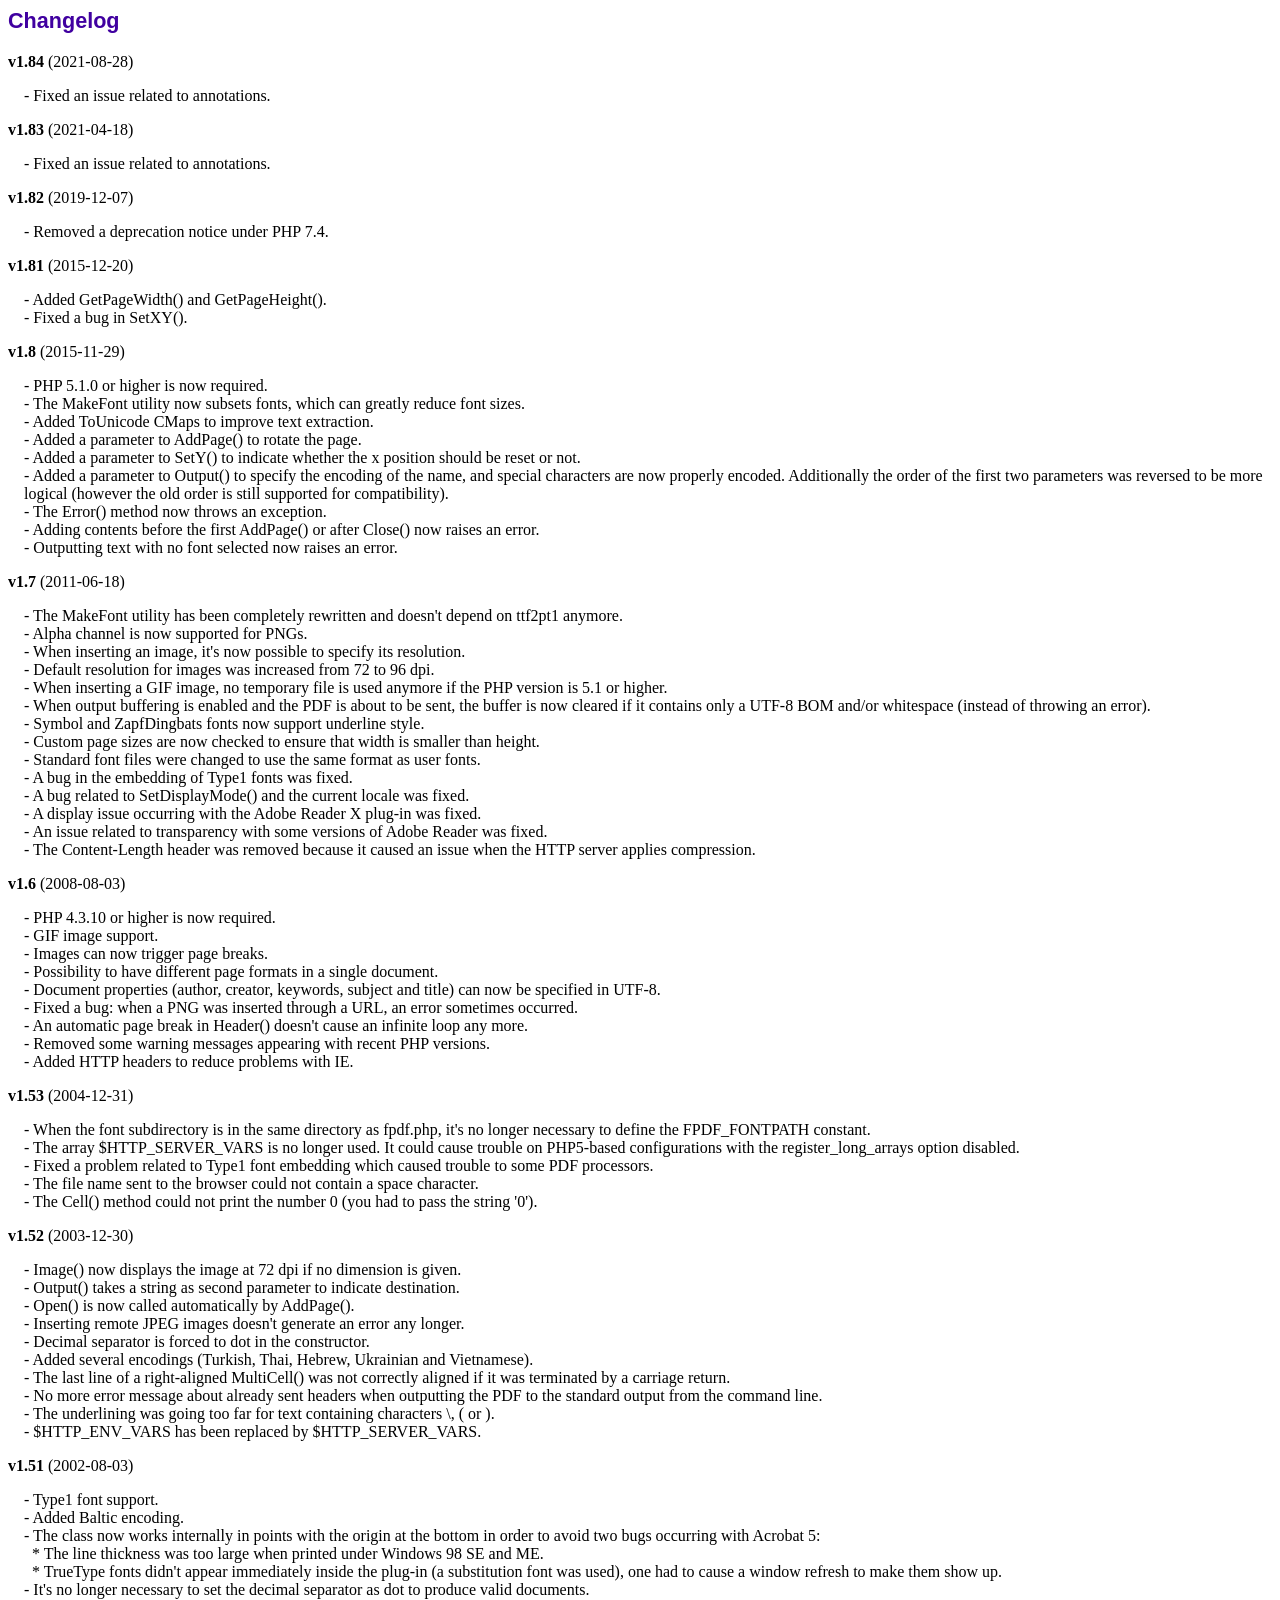
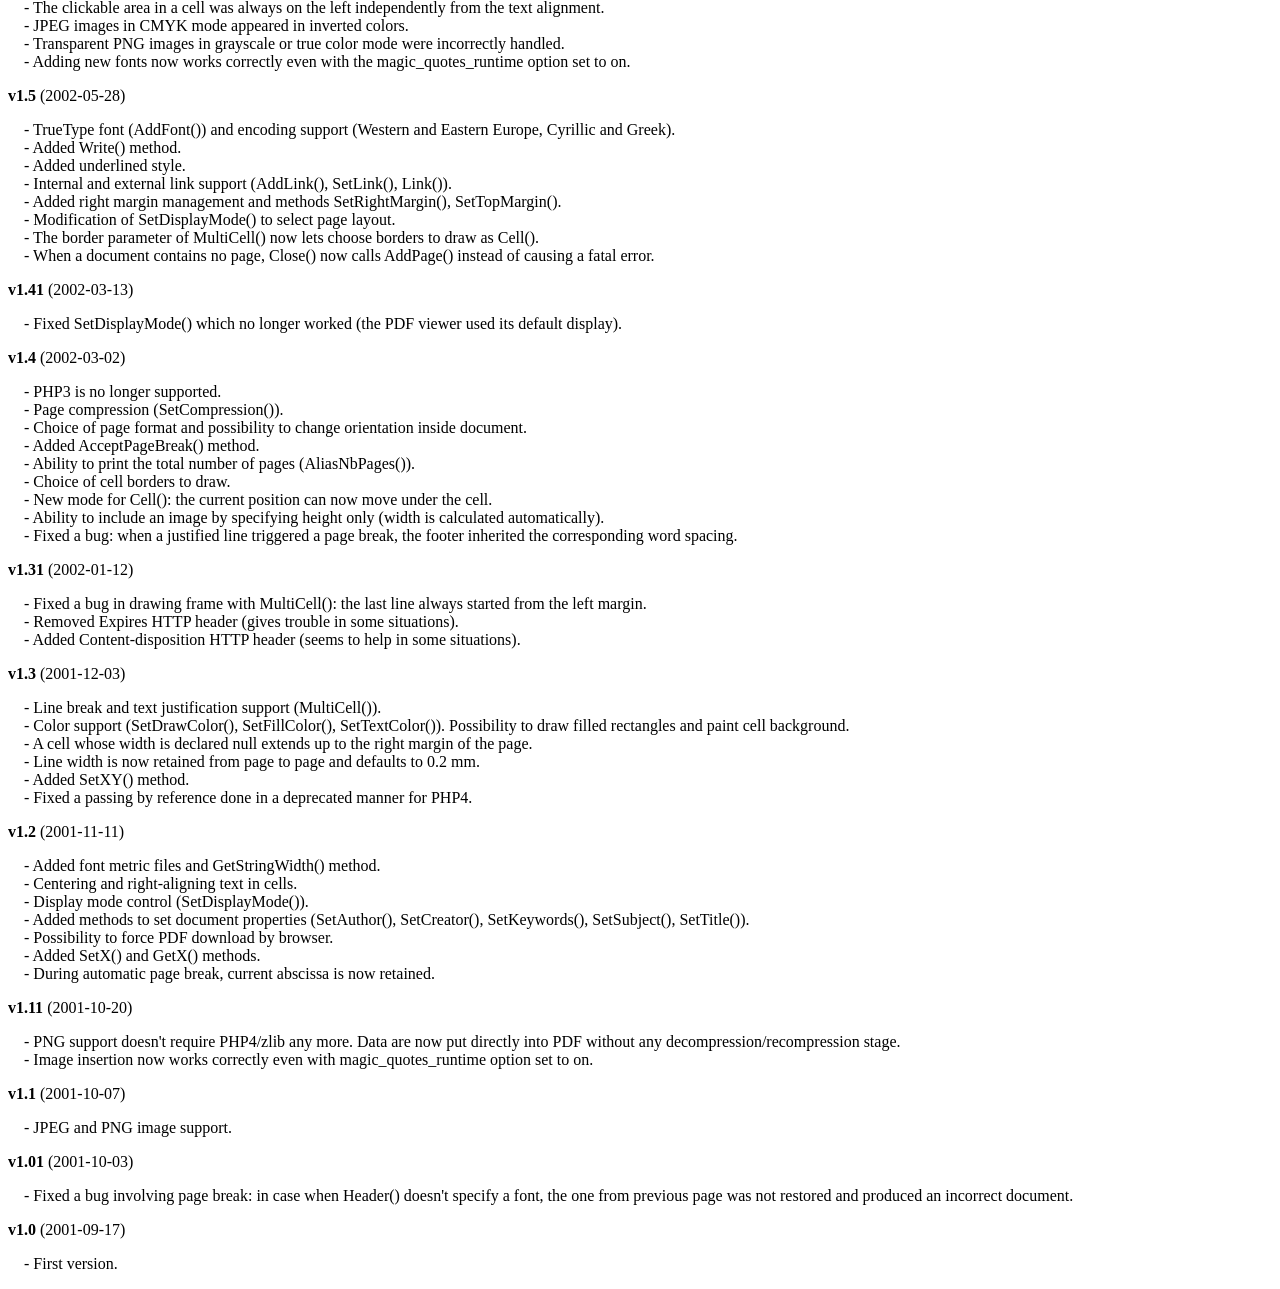
<file: sistema/usuario/pdf/fpdf/changelog.htm>
<!DOCTYPE html PUBLIC "-//W3C//DTD HTML 4.01 Transitional//EN">
<html>
<head>
<meta http-equiv="Content-Type" content="text/html; charset=ISO-8859-1">
<title>Changelog</title>
<link type="text/css" rel="stylesheet" href="fpdf.css">
<style type="text/css">
dd {margin:1em 0 1em 1em}
</style>
</head>
<body>
<h1>Changelog</h1>
<dl>
<dt><strong>v1.84</strong> (2021-08-28)</dt>
<dd>
- Fixed an issue related to annotations.<br>
</dd>
<dt><strong>v1.83</strong> (2021-04-18)</dt>
<dd>
- Fixed an issue related to annotations.<br>
</dd>
<dt><strong>v1.82</strong> (2019-12-07)</dt>
<dd>
- Removed a deprecation notice under PHP 7.4.<br>
</dd>
<dt><strong>v1.81</strong> (2015-12-20)</dt>
<dd>
- Added GetPageWidth() and GetPageHeight().<br>
- Fixed a bug in SetXY().<br>
</dd>
<dt><strong>v1.8</strong> (2015-11-29)</dt>
<dd>
- PHP 5.1.0 or higher is now required.<br>
- The MakeFont utility now subsets fonts, which can greatly reduce font sizes.<br>
- Added ToUnicode CMaps to improve text extraction.<br>
- Added a parameter to AddPage() to rotate the page.<br>
- Added a parameter to SetY() to indicate whether the x position should be reset or not.<br>
- Added a parameter to Output() to specify the encoding of the name, and special characters are now properly encoded. Additionally the order of the first two parameters was reversed to be more logical (however the old order is still supported for compatibility).<br>
- The Error() method now throws an exception.<br>
- Adding contents before the first AddPage() or after Close() now raises an error.<br>
- Outputting text with no font selected now raises an error.<br>
</dd>
<dt><strong>v1.7</strong> (2011-06-18)</dt>
<dd>
- The MakeFont utility has been completely rewritten and doesn't depend on ttf2pt1 anymore.<br>
- Alpha channel is now supported for PNGs.<br>
- When inserting an image, it's now possible to specify its resolution.<br>
- Default resolution for images was increased from 72 to 96 dpi.<br>
- When inserting a GIF image, no temporary file is used anymore if the PHP version is 5.1 or higher.<br>
- When output buffering is enabled and the PDF is about to be sent, the buffer is now cleared if it contains only a UTF-8 BOM and/or whitespace (instead of throwing an error).<br>
- Symbol and ZapfDingbats fonts now support underline style.<br>
- Custom page sizes are now checked to ensure that width is smaller than height.<br>
- Standard font files were changed to use the same format as user fonts.<br>
- A bug in the embedding of Type1 fonts was fixed.<br>
- A bug related to SetDisplayMode() and the current locale was fixed.<br>
- A display issue occurring with the Adobe Reader X plug-in was fixed.<br>
- An issue related to transparency with some versions of Adobe Reader was fixed.<br>
- The Content-Length header was removed because it caused an issue when the HTTP server applies compression.<br>
</dd>
<dt><strong>v1.6</strong> (2008-08-03)</dt>
<dd>
- PHP 4.3.10 or higher is now required.<br>
- GIF image support.<br>
- Images can now trigger page breaks.<br>
- Possibility to have different page formats in a single document.<br>
- Document properties (author, creator, keywords, subject and title) can now be specified in UTF-8.<br>
- Fixed a bug: when a PNG was inserted through a URL, an error sometimes occurred.<br>
- An automatic page break in Header() doesn't cause an infinite loop any more.<br>
- Removed some warning messages appearing with recent PHP versions.<br>
- Added HTTP headers to reduce problems with IE.<br>
</dd>
<dt><strong>v1.53</strong> (2004-12-31)</dt>
<dd>
- When the font subdirectory is in the same directory as fpdf.php, it's no longer necessary to define the FPDF_FONTPATH constant.<br>
- The array $HTTP_SERVER_VARS is no longer used. It could cause trouble on PHP5-based configurations with the register_long_arrays option disabled.<br>
- Fixed a problem related to Type1 font embedding which caused trouble to some PDF processors.<br>
- The file name sent to the browser could not contain a space character.<br>
- The Cell() method could not print the number 0 (you had to pass the string '0').<br>
</dd>
<dt><strong>v1.52</strong> (2003-12-30)</dt>
<dd>
- Image() now displays the image at 72 dpi if no dimension is given.<br>
- Output() takes a string as second parameter to indicate destination.<br>
- Open() is now called automatically by AddPage().<br>
- Inserting remote JPEG images doesn't generate an error any longer.<br>
- Decimal separator is forced to dot in the constructor.<br>
- Added several encodings (Turkish, Thai, Hebrew, Ukrainian and Vietnamese).<br>
- The last line of a right-aligned MultiCell() was not correctly aligned if it was terminated by a carriage return.<br>
- No more error message about already sent headers when outputting the PDF to the standard output from the command line.<br>
- The underlining was going too far for text containing characters \, ( or ).<br>
- $HTTP_ENV_VARS has been replaced by $HTTP_SERVER_VARS.<br>
</dd>
<dt><strong>v1.51</strong> (2002-08-03)</dt>
<dd>
- Type1 font support.<br>
- Added Baltic encoding.<br>
- The class now works internally in points with the origin at the bottom in order to avoid two bugs occurring with Acrobat 5:<br>&nbsp;&nbsp;* The line thickness was too large when printed under Windows 98 SE and ME.<br>&nbsp;&nbsp;* TrueType fonts didn't appear immediately inside the plug-in (a substitution font was used), one had to cause a window refresh to make them show up.<br>
- It's no longer necessary to set the decimal separator as dot to produce valid documents.<br>
- The clickable area in a cell was always on the left independently from the text alignment.<br>
- JPEG images in CMYK mode appeared in inverted colors.<br>
- Transparent PNG images in grayscale or true color mode were incorrectly handled.<br>
- Adding new fonts now works correctly even with the magic_quotes_runtime option set to on.<br>
</dd>
<dt><strong>v1.5</strong> (2002-05-28)</dt>
<dd>
- TrueType font (AddFont()) and encoding support (Western and Eastern Europe, Cyrillic and Greek).<br>
- Added Write() method.<br>
- Added underlined style.<br>
- Internal and external link support (AddLink(), SetLink(), Link()).<br>
- Added right margin management and methods SetRightMargin(), SetTopMargin().<br>
- Modification of SetDisplayMode() to select page layout.<br>
- The border parameter of MultiCell() now lets choose borders to draw as Cell().<br>
- When a document contains no page, Close() now calls AddPage() instead of causing a fatal error.<br>
</dd>
<dt><strong>v1.41</strong> (2002-03-13)</dt>
<dd>
- Fixed SetDisplayMode() which no longer worked (the PDF viewer used its default display).<br>
</dd>
<dt><strong>v1.4</strong> (2002-03-02)</dt>
<dd>
- PHP3 is no longer supported.<br>
- Page compression (SetCompression()).<br>
- Choice of page format and possibility to change orientation inside document.<br>
- Added AcceptPageBreak() method.<br>
- Ability to print the total number of pages (AliasNbPages()).<br>
- Choice of cell borders to draw.<br>
- New mode for Cell(): the current position can now move under the cell.<br>
- Ability to include an image by specifying height only (width is calculated automatically).<br>
- Fixed a bug: when a justified line triggered a page break, the footer inherited the corresponding word spacing.<br>
</dd>
<dt><strong>v1.31</strong> (2002-01-12)</dt>
<dd>
- Fixed a bug in drawing frame with MultiCell(): the last line always started from the left margin.<br>
- Removed Expires HTTP header (gives trouble in some situations).<br>
- Added Content-disposition HTTP header (seems to help in some situations).<br>
</dd>
<dt><strong>v1.3</strong> (2001-12-03)</dt>
<dd>
- Line break and text justification support (MultiCell()).<br>
- Color support (SetDrawColor(), SetFillColor(), SetTextColor()). Possibility to draw filled rectangles and paint cell background.<br>
- A cell whose width is declared null extends up to the right margin of the page.<br>
- Line width is now retained from page to page and defaults to 0.2 mm.<br>
- Added SetXY() method.<br>
- Fixed a passing by reference done in a deprecated manner for PHP4.<br>
</dd>
<dt><strong>v1.2</strong> (2001-11-11)</dt>
<dd>
- Added font metric files and GetStringWidth() method.<br>
- Centering and right-aligning text in cells.<br>
- Display mode control (SetDisplayMode()).<br>
- Added methods to set document properties (SetAuthor(), SetCreator(), SetKeywords(), SetSubject(), SetTitle()).<br>
- Possibility to force PDF download by browser.<br>
- Added SetX() and GetX() methods.<br>
- During automatic page break, current abscissa is now retained.<br>
</dd>
<dt><strong>v1.11</strong> (2001-10-20)</dt>
<dd>
- PNG support doesn't require PHP4/zlib any more. Data are now put directly into PDF without any decompression/recompression stage.<br>
- Image insertion now works correctly even with magic_quotes_runtime option set to on.<br>
</dd>
<dt><strong>v1.1</strong> (2001-10-07)</dt>
<dd>
- JPEG and PNG image support.<br>
</dd>
<dt><strong>v1.01</strong> (2001-10-03)</dt>
<dd>
- Fixed a bug involving page break: in case when Header() doesn't specify a font, the one from previous page was not restored and produced an incorrect document.<br>
</dd>
<dt><strong>v1.0</strong> (2001-09-17)</dt>
<dd>
- First version.<br>
</dd>
</dl>
</body>
</html>
</file>
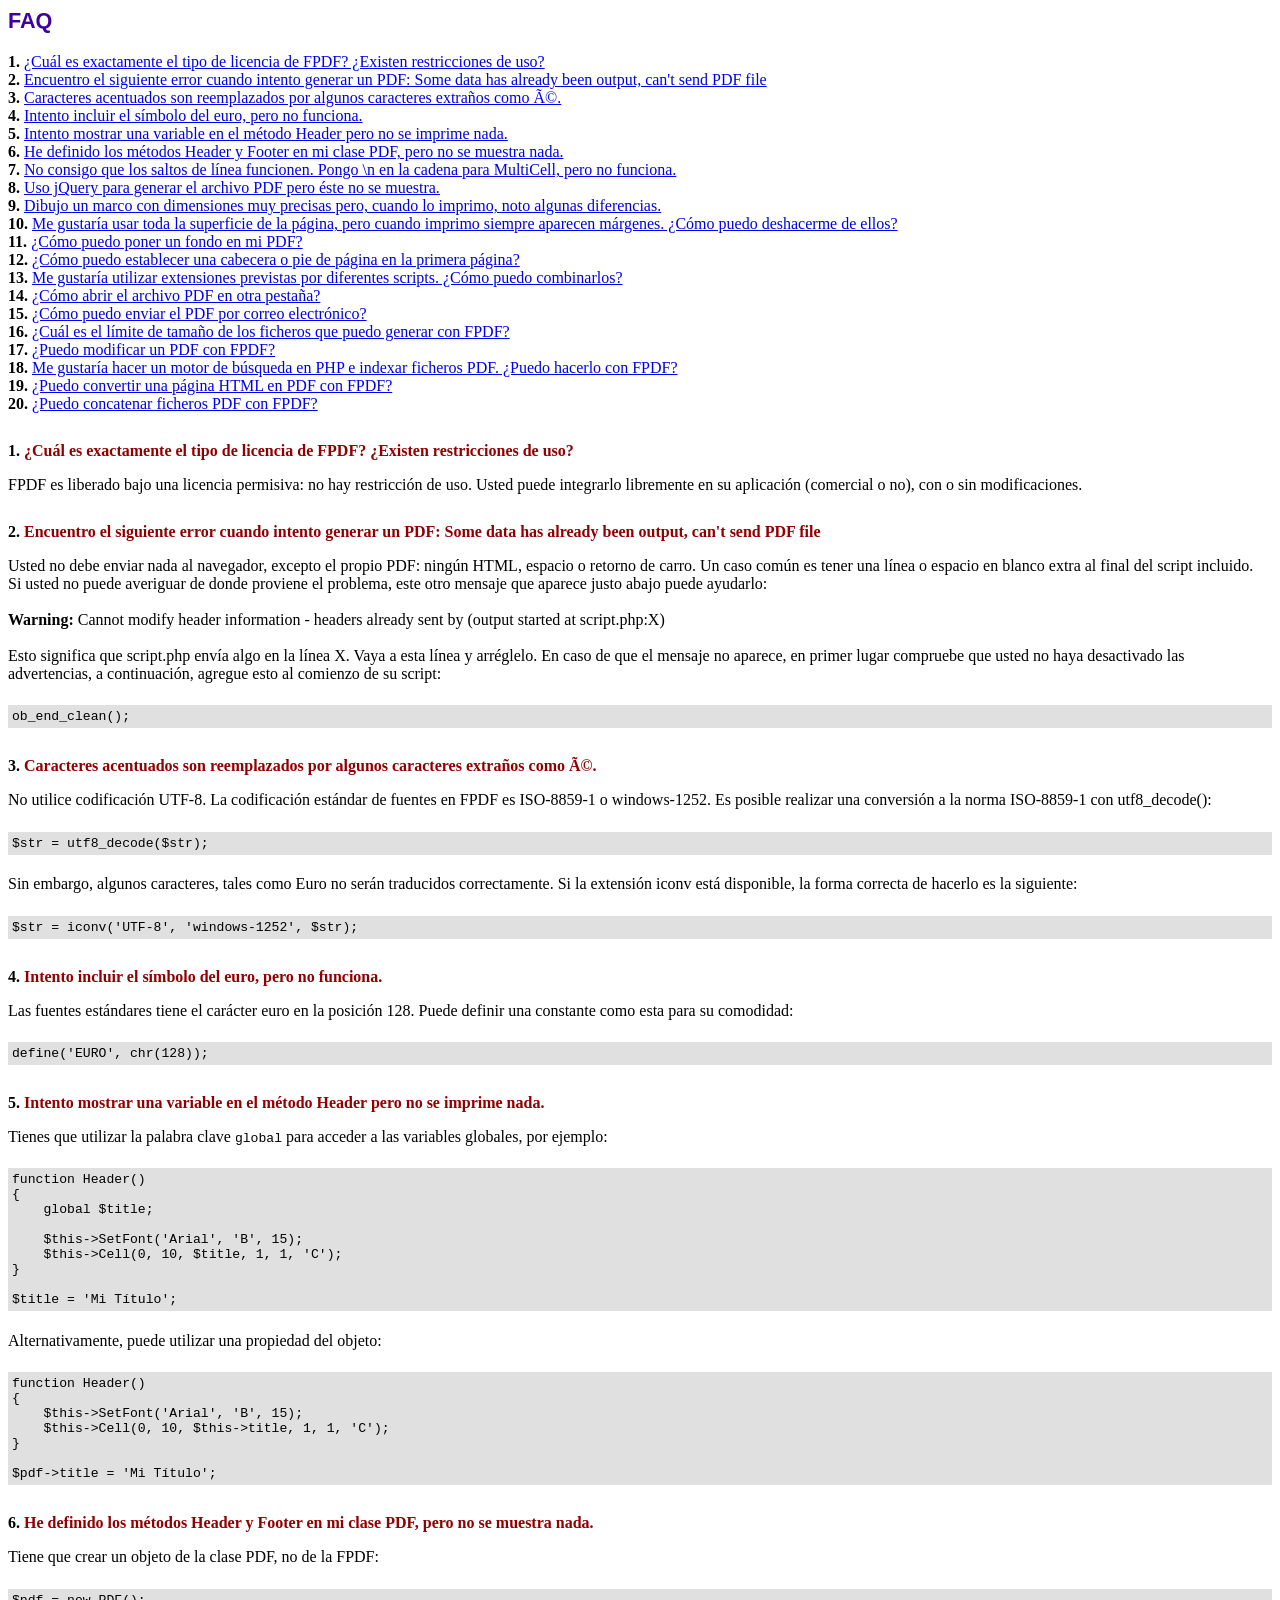
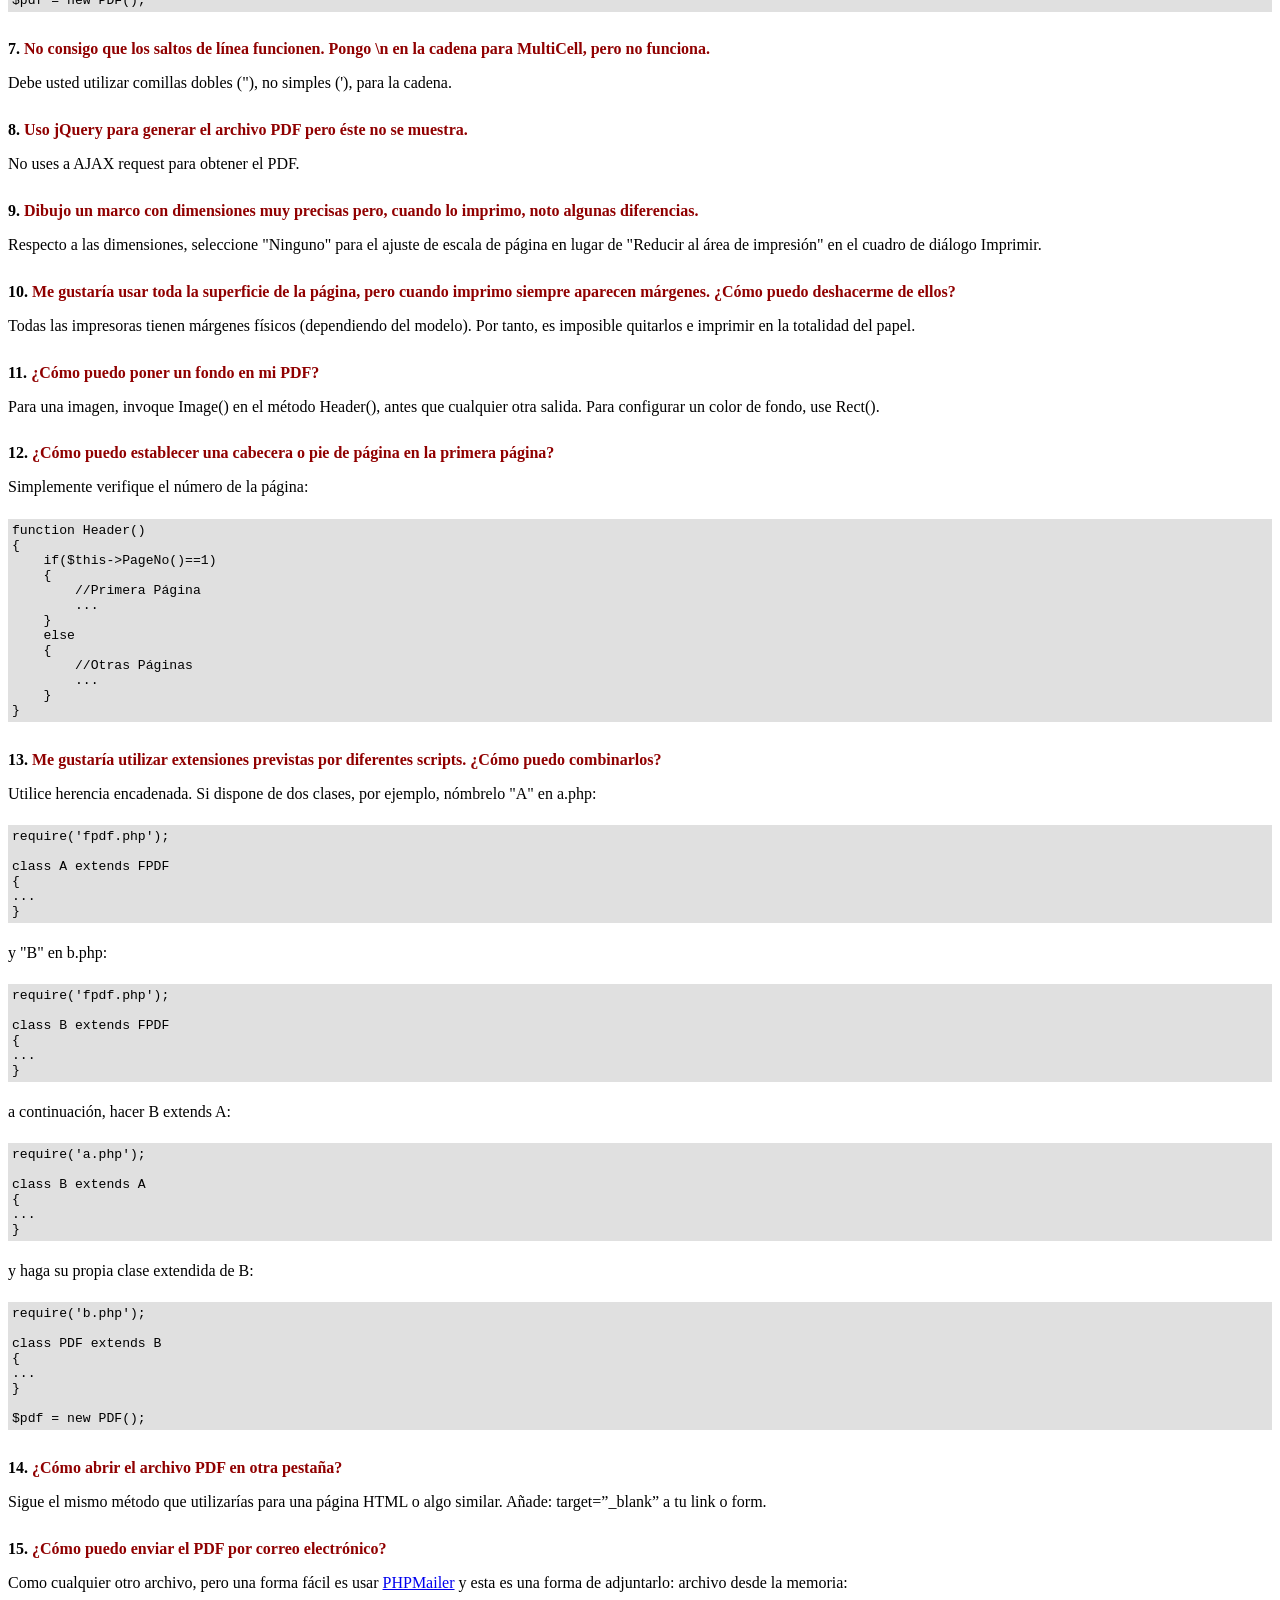
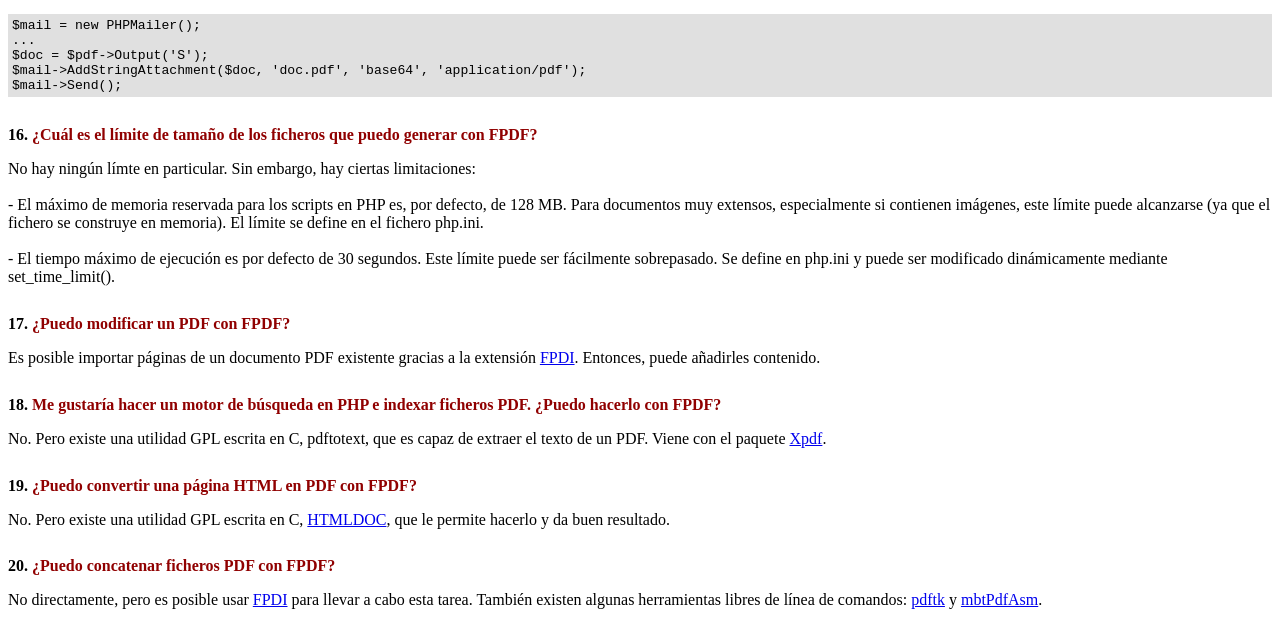
<file: sistema/usuario/pdf/fpdf/FAQ.htm>
<!DOCTYPE html PUBLIC "-//W3C//DTD HTML 4.01 Transitional//EN">
<html>
<head>
<meta http-equiv="Content-Type" content="text/html; charset=ISO-8859-1">
<title>FAQ</title>
<link type="text/css" rel="stylesheet" href="fpdf.css">
<style type="text/css">
ul {list-style-type:none; margin:0; padding:0}
ul#answers li {margin-top:1.8em}
.question {font-weight:bold; color:#900000}
</style>
</head>
<body>
<h1>FAQ</h1>
<ul>
<li><b>1.</b> <a href='#q1'>�Cu�l es exactamente el tipo de licencia de FPDF? �Existen restricciones de uso?</a></li>
<li><b>2.</b> <a href='#q2'>Encuentro el siguiente error cuando intento generar un PDF: Some data has already been output, can't send PDF file</a></li>
<li><b>3.</b> <a href='#q3'>Caracteres acentuados son reemplazados por algunos caracteres extra�os como é.</a></li>
<li><b>4.</b> <a href='#q4'>Intento incluir el s�mbolo del euro, pero no funciona.</a></li>
<li><b>5.</b> <a href='#q5'>Intento mostrar una variable en el m�todo Header pero no se imprime nada.</a></li>
<li><b>6.</b> <a href='#q6'>He definido los m�todos Header y Footer en mi clase PDF, pero no se muestra nada.</a></li>
<li><b>7.</b> <a href='#q7'>No consigo que los saltos de l�nea funcionen. Pongo \n en la cadena para MultiCell, pero no funciona.</a></li>
<li><b>8.</b> <a href='#q8'>Uso jQuery para generar el archivo PDF pero �ste no se muestra.</a></li>
<li><b>9.</b> <a href='#q9'>Dibujo un marco con dimensiones muy precisas pero, cuando lo imprimo, noto algunas diferencias.</a></li>
<li><b>10.</b> <a href='#q10'>Me gustar�a usar toda la superficie de la p�gina, pero cuando imprimo siempre aparecen m�rgenes. �C�mo puedo deshacerme de ellos?</a></li>
<li><b>11.</b> <a href='#q11'>�C�mo puedo poner un fondo en mi PDF?</a></li>
<li><b>12.</b> <a href='#q12'>�C�mo puedo establecer una cabecera o pie de p�gina en la primera p�gina?</a></li>
<li><b>13.</b> <a href='#q13'>Me gustar�a utilizar extensiones previstas por diferentes scripts. �C�mo puedo combinarlos?</a></li>
<li><b>14.</b> <a href='#q14'>�C�mo abrir el archivo PDF en otra pesta�a?</a></li>
<li><b>15.</b> <a href='#q15'>�C�mo puedo enviar el PDF por correo electr�nico?</a></li>
<li><b>16.</b> <a href='#q16'>�Cu�l es el l�mite de tama�o de los ficheros que puedo generar con FPDF?</a></li>
<li><b>17.</b> <a href='#q17'>�Puedo modificar un PDF con FPDF?</a></li>
<li><b>18.</b> <a href='#q18'>Me gustar�a hacer un motor de b�squeda en PHP e indexar ficheros PDF. �Puedo hacerlo con FPDF?</a></li>
<li><b>19.</b> <a href='#q19'>�Puedo convertir una p�gina HTML en PDF con FPDF?</a></li>
<li><b>20.</b> <a href='#q20'>�Puedo concatenar ficheros PDF con FPDF?</a></li>
</ul>

<ul id='answers'>
<li id='q1'>
<p><b>1.</b> <span class='question'>�Cu�l es exactamente el tipo de licencia de FPDF? �Existen restricciones de uso?</span></p>
FPDF es liberado bajo una licencia permisiva: no hay restricci�n de uso. Usted puede integrarlo
libremente en su aplicaci�n (comercial o no), con o sin modificaciones.
</li>

<li id='q2'>
<p><b>2.</b> <span class='question'>Encuentro el siguiente error cuando intento generar un PDF: Some data has already been output, can't send PDF file</span></p>
Usted no debe enviar nada al navegador, excepto el propio PDF: ning�n HTML, espacio o retorno de carro. Un caso com�n
es tener una l�nea o espacio en blanco extra al final del script incluido.<br>
Si usted no puede averiguar de donde proviene el problema, este otro mensaje que aparece justo abajo puede ayudarlo:<br>
<br>
<b>Warning:</b> Cannot modify header information - headers already sent by (output started at script.php:X)<br>
<br>
Esto significa que script.php env�a algo en la l�nea X. Vaya a esta l�nea y arr�glelo.
En caso de que el mensaje no aparece, en primer lugar compruebe que usted no haya desactivado las advertencias, a continuaci�n, agregue esto
al comienzo de su script:
<div class="doc-source">
<pre><code>ob_end_clean();</code></pre>
</div>
</li>

<li id='q3'>
<p><b>3.</b> <span class='question'>Caracteres acentuados son reemplazados por algunos caracteres extra�os como é.</span></p>
No utilice codificaci�n UTF-8. La codificaci�n est�ndar de fuentes en FPDF es ISO-8859-1 o windows-1252.
Es posible realizar una conversi�n a la norma ISO-8859-1 con utf8_decode():
<div class="doc-source">
<pre><code>$str = utf8_decode($str);</code></pre>
</div>
Sin embargo, algunos caracteres, tales como Euro no ser�n traducidos correctamente. Si la extensi�n iconv est� disponible, la
forma correcta de hacerlo es la siguiente:
<div class="doc-source">
<pre><code>$str = iconv('UTF-8', 'windows-1252', $str);</code></pre>
</div>
</li>

<li id='q4'>
<p><b>4.</b> <span class='question'>Intento incluir el s�mbolo del euro, pero no funciona.</span></p>
Las fuentes est�ndares tiene el car�cter euro en la posici�n 128. Puede definir una constante
como esta para su comodidad:
<div class="doc-source">
<pre><code>define('EURO', chr(128));</code></pre>
</div>
</li>

<li id='q5'>
<p><b>5.</b> <span class='question'>Intento mostrar una variable en el m�todo Header pero no se imprime nada.</span></p>
Tienes que utilizar la palabra clave <code>global</code> para acceder a las variables globales, por ejemplo:
<div class="doc-source">
<pre><code>function Header()
{
    global $title;

    $this-&gt;SetFont('Arial', 'B', 15);
    $this-&gt;Cell(0, 10, $title, 1, 1, 'C');
}

$title = 'Mi T�tulo';</code></pre>
</div>
Alternativamente, puede utilizar una propiedad del objeto:
<div class="doc-source">
<pre><code>function Header()
{
    $this-&gt;SetFont('Arial', 'B', 15);
    $this-&gt;Cell(0, 10, $this-&gt;title, 1, 1, 'C');
}

$pdf-&gt;title = 'Mi T�tulo';</code></pre>
</div>
</li>

<li id='q6'>
<p><b>6.</b> <span class='question'>He definido los m�todos Header y Footer en mi clase PDF, pero no se muestra nada.</span></p>
Tiene que crear un objeto de la clase PDF, no de la FPDF:
<div class="doc-source">
<pre><code>$pdf = new PDF();</code></pre>
</div>
</li>

<li id='q7'>
<p><b>7.</b> <span class='question'>No consigo que los saltos de l�nea funcionen. Pongo \n en la cadena para MultiCell, pero no funciona.</span></p>
Debe usted utilizar comillas dobles ("), no simples ('), para la cadena.
</li>

<li id='q8'>
<p><b>8.</b> <span class='question'>Uso jQuery para generar el archivo PDF pero �ste no se muestra.</span></p>
No uses a AJAX request para obtener el PDF.
</li>

<li id='q9'>
<p><b>9.</b> <span class='question'>Dibujo un marco con dimensiones muy precisas pero, cuando lo imprimo, noto algunas diferencias.</span></p>
Respecto a las dimensiones, seleccione "Ninguno" para el ajuste de escala de p�gina en lugar de "Reducir al �rea de impresi�n" en el cuadro de di�logo Imprimir.
</li>

<li id='q10'>
<p><b>10.</b> <span class='question'>Me gustar�a usar toda la superficie de la p�gina, pero cuando imprimo siempre aparecen m�rgenes. �C�mo puedo deshacerme de ellos?</span></p>
Todas las impresoras tienen m�rgenes f�sicos (dependiendo del modelo). Por tanto, es imposible quitarlos
e imprimir en la totalidad del papel.
</li>

<li id='q11'>
<p><b>11.</b> <span class='question'>�C�mo puedo poner un fondo en mi PDF?</span></p>
Para una imagen, invoque Image() en el m�todo Header(), antes que cualquier otra salida. Para configurar un color de fondo, use Rect().
</li>

<li id='q12'>
<p><b>12.</b> <span class='question'>�C�mo puedo establecer una cabecera o pie de p�gina en la primera p�gina?</span></p>
Simplemente verifique el n�mero de la p�gina:
<div class="doc-source">
<pre><code>function Header()
{
    if($this-&gt;PageNo()==1)
    {
        //Primera P�gina
        ...
    }
    else
    {
        //Otras P�ginas
        ...
    }
}</code></pre>
</div>
</li>

<li id='q13'>
<p><b>13.</b> <span class='question'>Me gustar�a utilizar extensiones previstas por diferentes scripts. �C�mo puedo combinarlos?</span></p>
Utilice herencia encadenada. Si dispone de dos clases, por ejemplo, n�mbrelo "A" en a.php:
<div class="doc-source">
<pre><code>require('fpdf.php');

class A extends FPDF
{
...
}</code></pre>
</div>
y "B" en b.php:
<div class="doc-source">
<pre><code>require('fpdf.php');

class B extends FPDF
{
...
}</code></pre>
</div>
a continuaci�n, hacer B extends A:
<div class="doc-source">
<pre><code>require('a.php');

class B extends A
{
...
}</code></pre>
</div>
y haga su propia clase extendida de B:
<div class="doc-source">
<pre><code>require('b.php');

class PDF extends B
{
...
}

$pdf = new PDF();</code></pre>
</div>
</li>

<li id='q14'>
<p><b>14.</b> <span class='question'>�C�mo abrir el archivo PDF en otra pesta�a?</span></p>
Sigue el mismo m�todo que utilizar�as para una p�gina HTML o algo similar.
A�ade: target=�_blank� a tu link o form.
</li>

<li id='q15'>
<p><b>15.</b> <span class='question'>�C�mo puedo enviar el PDF por correo electr�nico?</span></p>
Como cualquier otro archivo, pero una forma f�cil es usar <a href="https://github.com/PHPMailer/PHPMailer" target="_blank">PHPMailer</a>
y esta es una forma de adjuntarlo: archivo desde la memoria:
<div class="doc-source">
<pre><code>$mail = new PHPMailer();
...
$doc = $pdf-&gt;Output('S');
$mail-&gt;AddStringAttachment($doc, 'doc.pdf', 'base64', 'application/pdf');
$mail-&gt;Send();</code></pre>
</div>
</li>

<li id='q16'>
<p><b>16.</b> <span class='question'>�Cu�l es el l�mite de tama�o de los ficheros que puedo generar con FPDF?</span></p>
No hay ning�n l�mte en particular. Sin embargo, hay ciertas limitaciones:
<br>
<br>
- El m�ximo de memoria reservada para los scripts en PHP es, por defecto, de 128 MB. Para documentos
muy extensos, especialmente si contienen im�genes, este l�mite puede alcanzarse (ya que el fichero
se construye en memoria). El l�mite se define en el fichero php.ini.
<br>
<br>
- El tiempo m�ximo de ejecuci�n es por defecto de 30 segundos. Este l�mite puede ser f�cilmente
sobrepasado. Se define en php.ini y puede ser modificado din�micamente mediante set_time_limit().
</li>

<li id='q17'>
<p><b>17.</b> <span class='question'>�Puedo modificar un PDF con FPDF?</span></p>
Es posible importar p�ginas de un documento PDF existente gracias a la extensi�n
<a href="https://www.setasign.com/products/fpdi/about/" target="_blank">FPDI</a>.
Entonces, puede a�adirles contenido.
</li>

<li id='q18'>
<p><b>18.</b> <span class='question'>Me gustar�a hacer un motor de b�squeda en PHP e indexar ficheros PDF. �Puedo hacerlo con FPDF?</span></p>
No. Pero existe una utilidad GPL escrita en C, pdftotext, que es capaz de extraer el texto de
un PDF. Viene con el paquete <a href="https://www.xpdfreader.com" target="_blank">Xpdf</a>.
</li>

<li id='q19'>
<p><b>19.</b> <span class='question'>�Puedo convertir una p�gina HTML en PDF con FPDF?</span></p>
No. Pero existe una utilidad GPL escrita en C, <a href="https://www.msweet.org/htmldoc/" target="_blank">HTMLDOC</a>,
que le permite hacerlo y da buen resultado.
</li>

<li id='q20'>
<p><b>20.</b> <span class='question'>�Puedo concatenar ficheros PDF con FPDF?</span></p>
No directamente, pero es posible usar <a href="https://www.setasign.com/products/fpdi/demos/concatenate-fake/" target="_blank">FPDI</a>
para llevar a cabo esta tarea. Tambi�n existen algunas herramientas libres de l�nea de comandos:
<a href="https://www.pdflabs.com/tools/pdftk-the-pdf-toolkit/" target="_blank">pdftk</a> y
<a href="http://thierry.schmit.free.fr/spip/spip.php?article15" target="_blank">mbtPdfAsm</a>.
</li>
</ul>
</body>
</html>
</file>
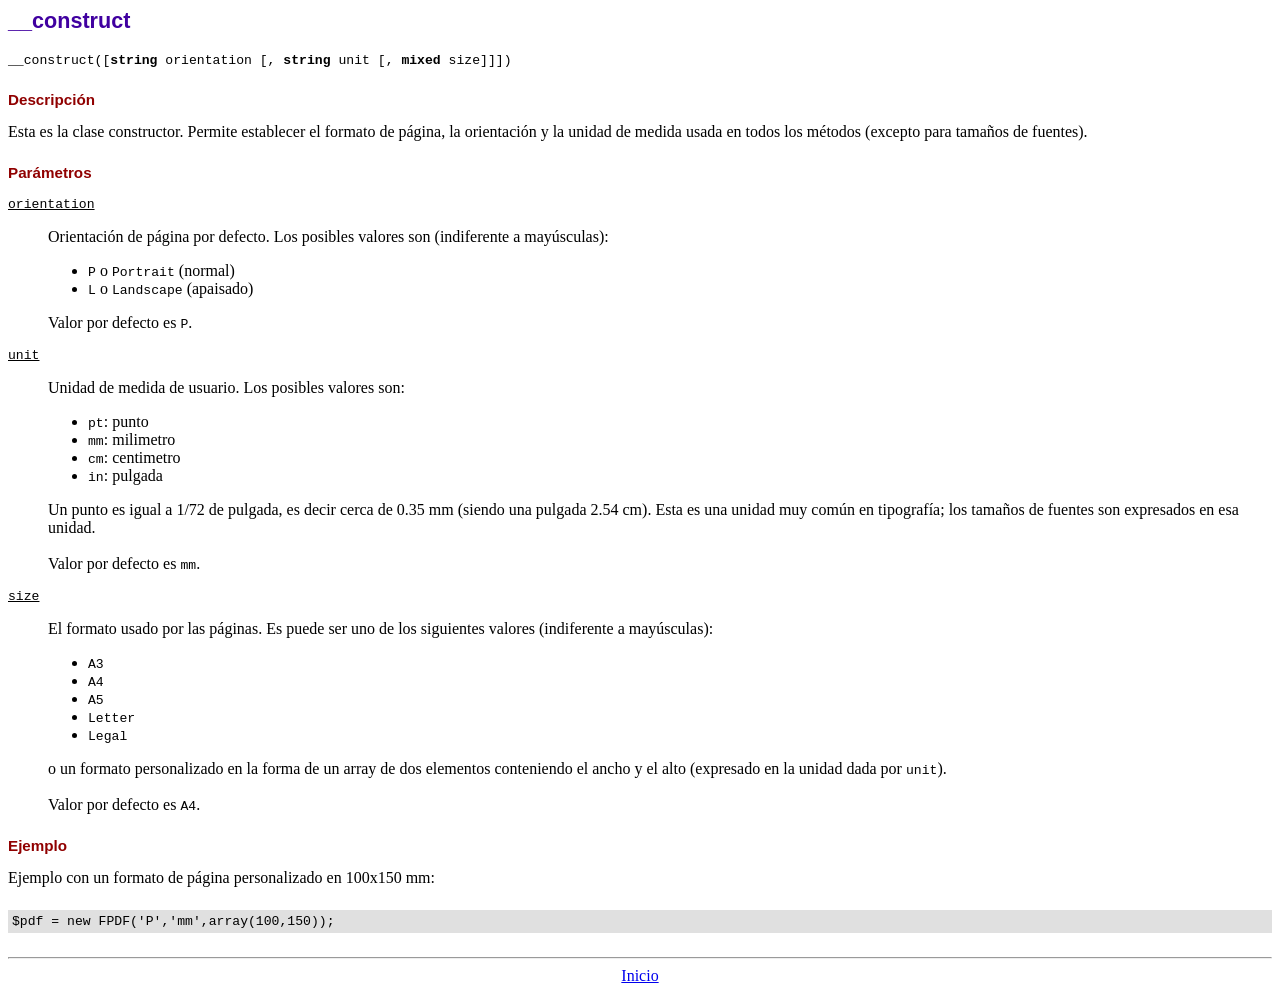
<file: sistema/usuario/pdf/fpdf/doc/__construct.htm>
<!DOCTYPE html PUBLIC "-//W3C//DTD HTML 4.01 Transitional//EN">
<html>
<head>
<meta http-equiv="Content-Type" content="text/html; charset=ISO-8859-1">
<title>__construct</title>
<link type="text/css" rel="stylesheet" href="../fpdf.css">
</head>
<body>
<h1>__construct</h1>
<code>__construct([<b>string</b> orientation [, <b>string</b> unit [, <b>mixed</b> size]]])</code>
<h2>Descripci�n</h2>
Esta es la clase constructor. Permite establecer el formato de p�gina, la orientaci�n y la unidad de medida usada en todos los m�todos (excepto para tama�os de fuentes).
<h2>Par�metros</h2>
<dl class="param">
<dt><code>orientation</code></dt>
<dd>
Orientaci�n de p�gina por defecto. Los posibles valores son (indiferente a may�sculas):
<ul>
<li><code>P</code> o <code>Portrait</code> (normal)
<li><code>L</code> o <code>Landscape</code> (apaisado)
</ul>
Valor por defecto es <code>P</code>.
</dd>
<dt><code>unit</code></dt>
<dd>
Unidad de medida de usuario. Los posibles valores son:
<ul>
<li><code>pt</code>: punto
<li><code>mm</code>: milimetro
<li><code>cm</code>: centimetro
<li><code>in</code>: pulgada
</ul>
Un punto es igual a 1/72 de pulgada, es decir cerca de 0.35 mm (siendo una pulgada 2.54 cm). Esta es una unidad muy com�n en tipograf�a; los tama�os de fuentes son expresados en esa unidad.
<br>
<br>
Valor por defecto es <code>mm</code>.
</dd>
<dt><code>size</code></dt>
<dd>
El formato usado por las p�ginas. Es puede ser uno de los siguientes valores (indiferente a may�sculas):
<ul>
<li><code>A3</code>
<li><code>A4</code>
<li><code>A5</code>
<li><code>Letter</code>
<li><code>Legal</code>
</ul>
o un formato personalizado en la forma de un array de dos elementos conteniendo el ancho y el alto (expresado en la unidad dada por <code>unit</code>).
<br>
<br>
Valor por defecto es <code>A4</code>.
</dd>
</dl>
<h2>Ejemplo</h2>
Ejemplo con un formato de p�gina personalizado en 100x150 mm:
<div class="doc-source">
<pre><code>$pdf = new FPDF('P','mm',array(100,150));</code></pre>
</div>
<hr style="margin-top:1.5em">
<div style="text-align:center"><a href="index.htm">Inicio</a></div>
</body>
</html>
</file>
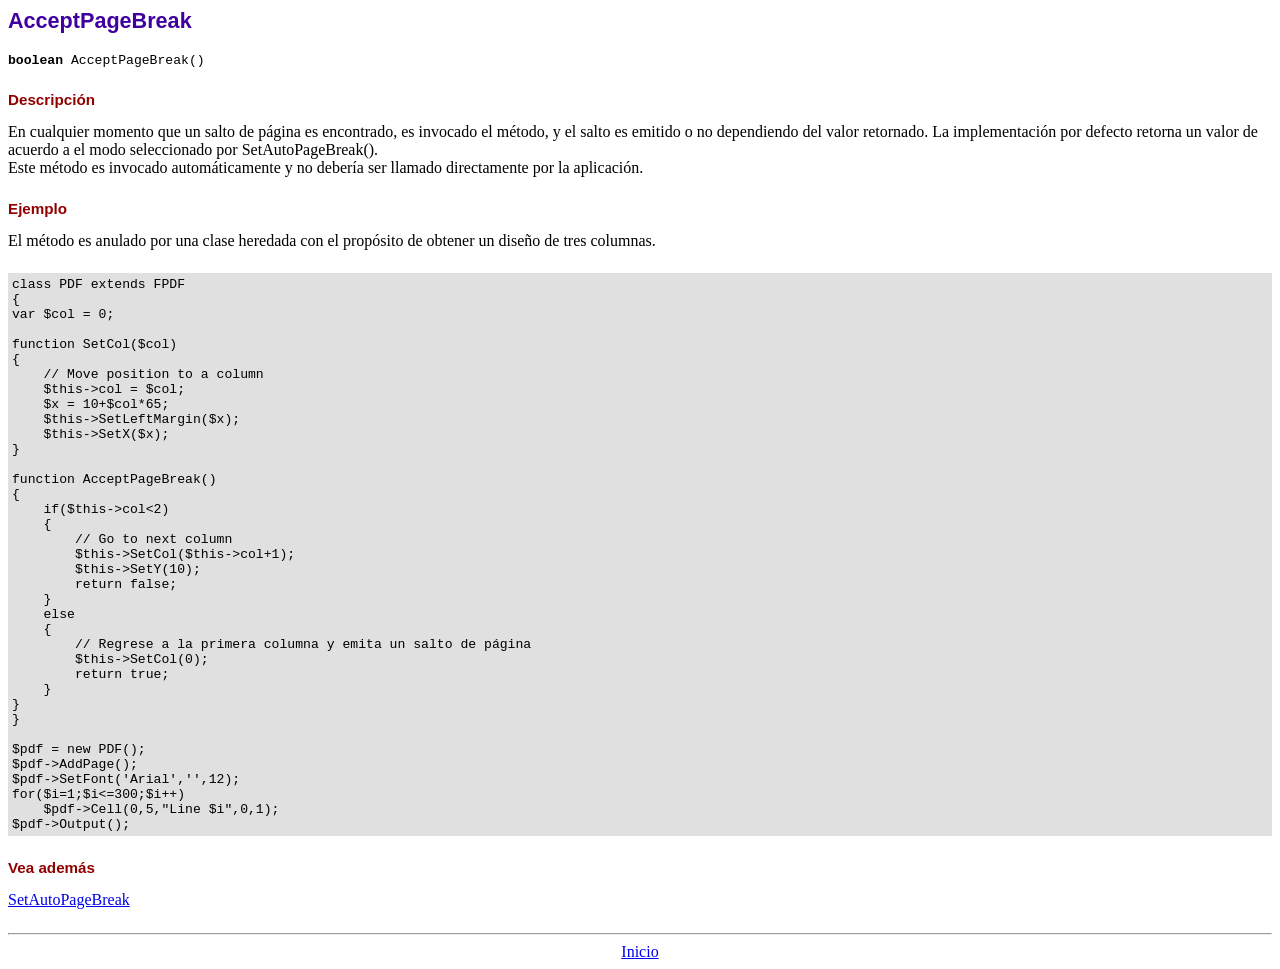
<file: sistema/usuario/pdf/fpdf/doc/acceptpagebreak.htm>
<!DOCTYPE html PUBLIC "-//W3C//DTD HTML 4.01 Transitional//EN">
<html>
<head>
<meta http-equiv="Content-Type" content="text/html; charset=ISO-8859-1">
<title>AcceptPageBreak</title>
<link type="text/css" rel="stylesheet" href="../fpdf.css">
</head>
<body>
<h1>AcceptPageBreak</h1>
<code><b>boolean</b> AcceptPageBreak()</code>
<h2>Descripci�n</h2>
En cualquier momento que un salto de p�gina es encontrado, es invocado el m�todo, y el salto es emitido o no dependiendo
del valor retornado. La implementaci�n por defecto retorna un valor de acuerdo a el modo seleccionado por SetAutoPageBreak().
<br>
Este m�todo es invocado autom�ticamente y no deber�a ser llamado directamente por la aplicaci�n.
<h2>Ejemplo</h2>
El m�todo es anulado por una clase heredada con el prop�sito de obtener un dise�o de tres columnas.
<div class="doc-source">
<pre><code>class PDF extends FPDF
{
var $col = 0;

function SetCol($col)
{
    // Move position to a column
    $this-&gt;col = $col;
    $x = 10+$col*65;
    $this-&gt;SetLeftMargin($x);
    $this-&gt;SetX($x);
}

function AcceptPageBreak()
{
    if($this-&gt;col&lt;2)
    {
        // Go to next column
        $this-&gt;SetCol($this-&gt;col+1);
        $this-&gt;SetY(10);
        return false;
    }
    else
    {
        // Regrese a la primera columna y emita un salto de p�gina
        $this-&gt;SetCol(0);
        return true;
    }
}
}

$pdf = new PDF();
$pdf-&gt;AddPage();
$pdf-&gt;SetFont('Arial','',12);
for($i=1;$i&lt;=300;$i++)
    $pdf-&gt;Cell(0,5,"Line $i",0,1);
$pdf-&gt;Output();</code></pre>
</div>
<h2>Vea adem�s</h2>
<a href="setautopagebreak.htm">SetAutoPageBreak</a>
<hr style="margin-top:1.5em">
<div style="text-align:center"><a href="index.htm">Inicio</a></div>
</body>
</html>
</file>
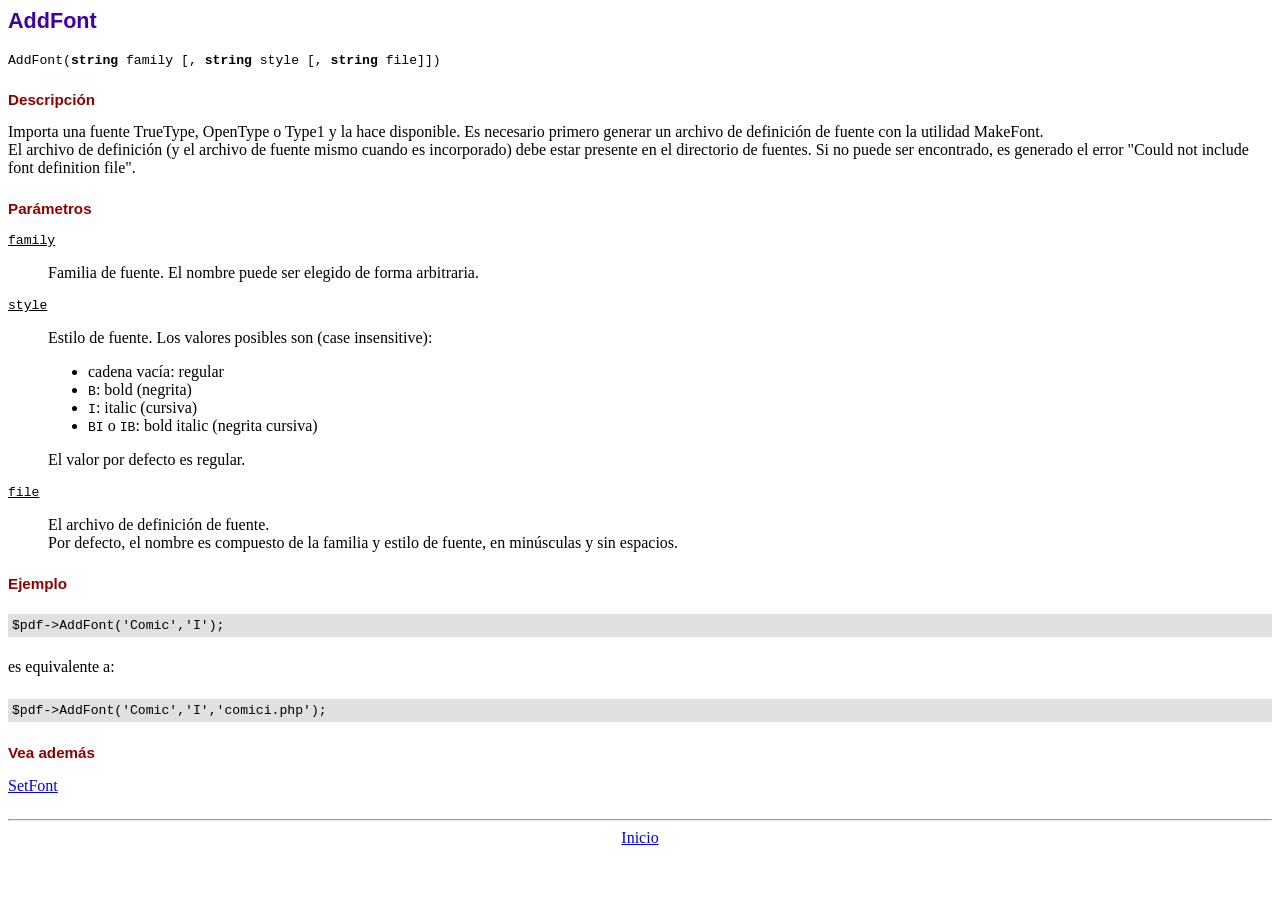
<file: sistema/usuario/pdf/fpdf/doc/addfont.htm>
<!DOCTYPE html PUBLIC "-//W3C//DTD HTML 4.01 Transitional//EN">
<html>
<head>
<meta http-equiv="Content-Type" content="text/html; charset=ISO-8859-1">
<title>AddFont</title>
<link type="text/css" rel="stylesheet" href="../fpdf.css">
</head>
<body>
<h1>AddFont</h1>
<code>AddFont(<b>string</b> family [, <b>string</b> style [, <b>string</b> file]])</code>
<h2>Descripci�n</h2>
Importa una fuente TrueType, OpenType o Type1 y la hace disponible. Es necesario primero generar
un archivo de definici�n de fuente con la utilidad MakeFont.
<br>
El archivo de definici�n (y el archivo de fuente mismo cuando es incorporado) debe estar presente
en el directorio de fuentes. Si no puede ser encontrado, es generado el error "Could not include
font definition file".
<h2>Par�metros</h2>
<dl class="param">
<dt><code>family</code></dt>
<dd>
Familia de fuente. El nombre puede ser elegido de forma arbitraria.
</dd>
<dt><code>style</code></dt>
<dd>
Estilo de fuente. Los valores posibles son (case insensitive):
<ul>
<li>cadena vac�a: regular
<li><code>B</code>: bold (negrita)
<li><code>I</code>: italic (cursiva)
<li><code>BI</code> o <code>IB</code>: bold italic (negrita cursiva)
</ul>
El valor por defecto es regular.
</dd>
<dt><code>file</code></dt>
<dd>
El archivo de definici�n de fuente.
<br>
Por defecto, el nombre es compuesto de la familia y estilo de fuente, en min�sculas y sin espacios.
</dd>
</dl>
<h2>Ejemplo</h2>
<div class="doc-source">
<pre><code>$pdf-&gt;AddFont('Comic','I');</code></pre>
</div>
es equivalente a:
<div class="doc-source">
<pre><code>$pdf-&gt;AddFont('Comic','I','comici.php');</code></pre>
</div>
<h2>Vea adem�s</h2>
<a href="setfont.htm">SetFont</a>
<hr style="margin-top:1.5em">
<div style="text-align:center"><a href="index.htm">Inicio</a></div>
</body>
</html>
</file>
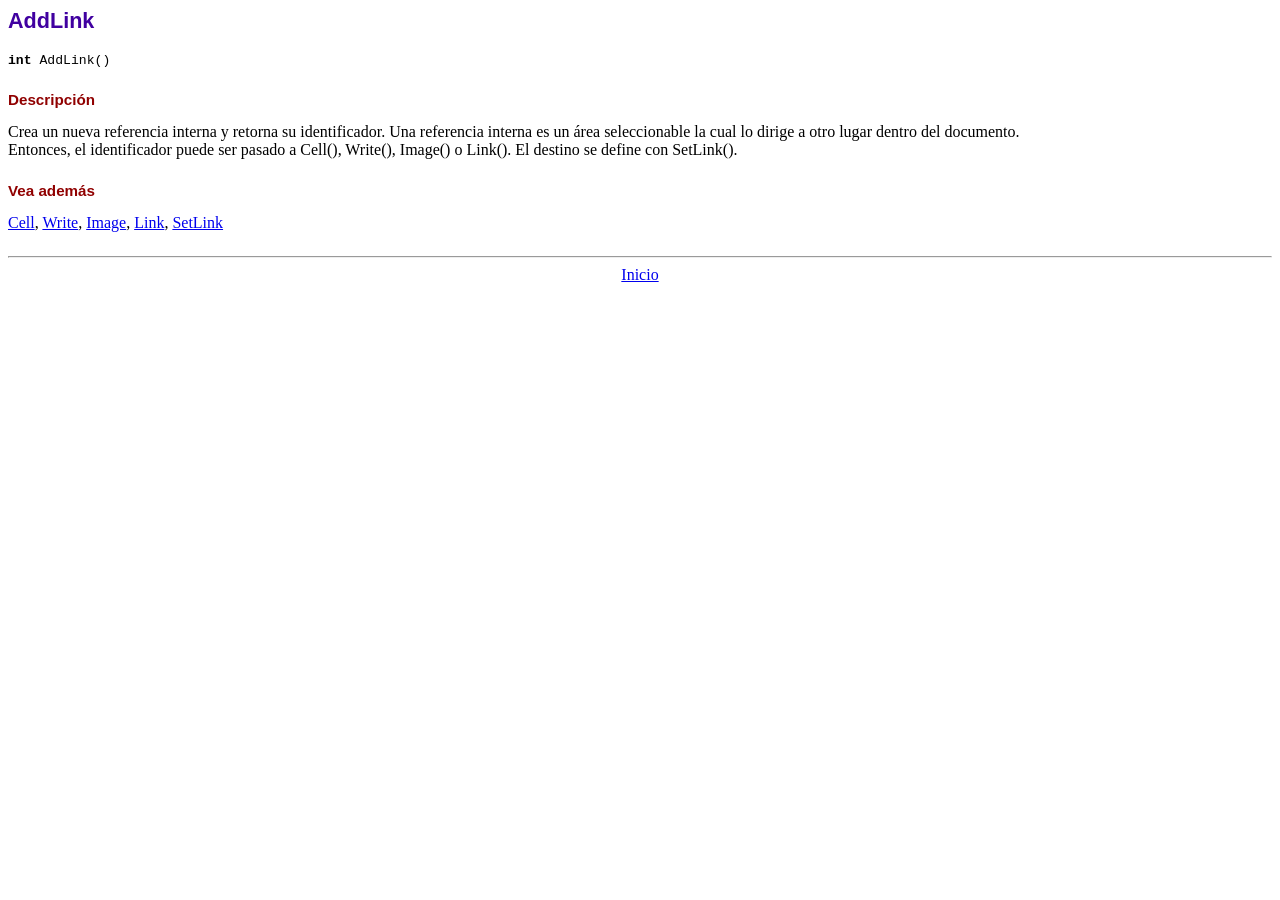
<file: sistema/usuario/pdf/fpdf/doc/addlink.htm>
<!DOCTYPE html PUBLIC "-//W3C//DTD HTML 4.01 Transitional//EN">
<html>
<head>
<meta http-equiv="Content-Type" content="text/html; charset=ISO-8859-1">
<title>AddLink</title>
<link type="text/css" rel="stylesheet" href="../fpdf.css">
</head>
<body>
<h1>AddLink</h1>
<code><b>int</b> AddLink()</code>
<h2>Descripci�n</h2>
Crea un nueva referencia interna y retorna su identificador. Una referencia interna es un �rea seleccionable la cual lo dirige a otro lugar dentro del documento.
<br>
Entonces, el identificador puede ser pasado a Cell(), Write(), Image() o Link(). El destino se define con SetLink().
<h2>Vea adem�s</h2>
<a href="cell.htm">Cell</a>,
<a href="write.htm">Write</a>,
<a href="image.htm">Image</a>,
<a href="link.htm">Link</a>,
<a href="setlink.htm">SetLink</a>
<hr style="margin-top:1.5em">
<div style="text-align:center"><a href="index.htm">Inicio</a></div>
</body>
</html>
</file>
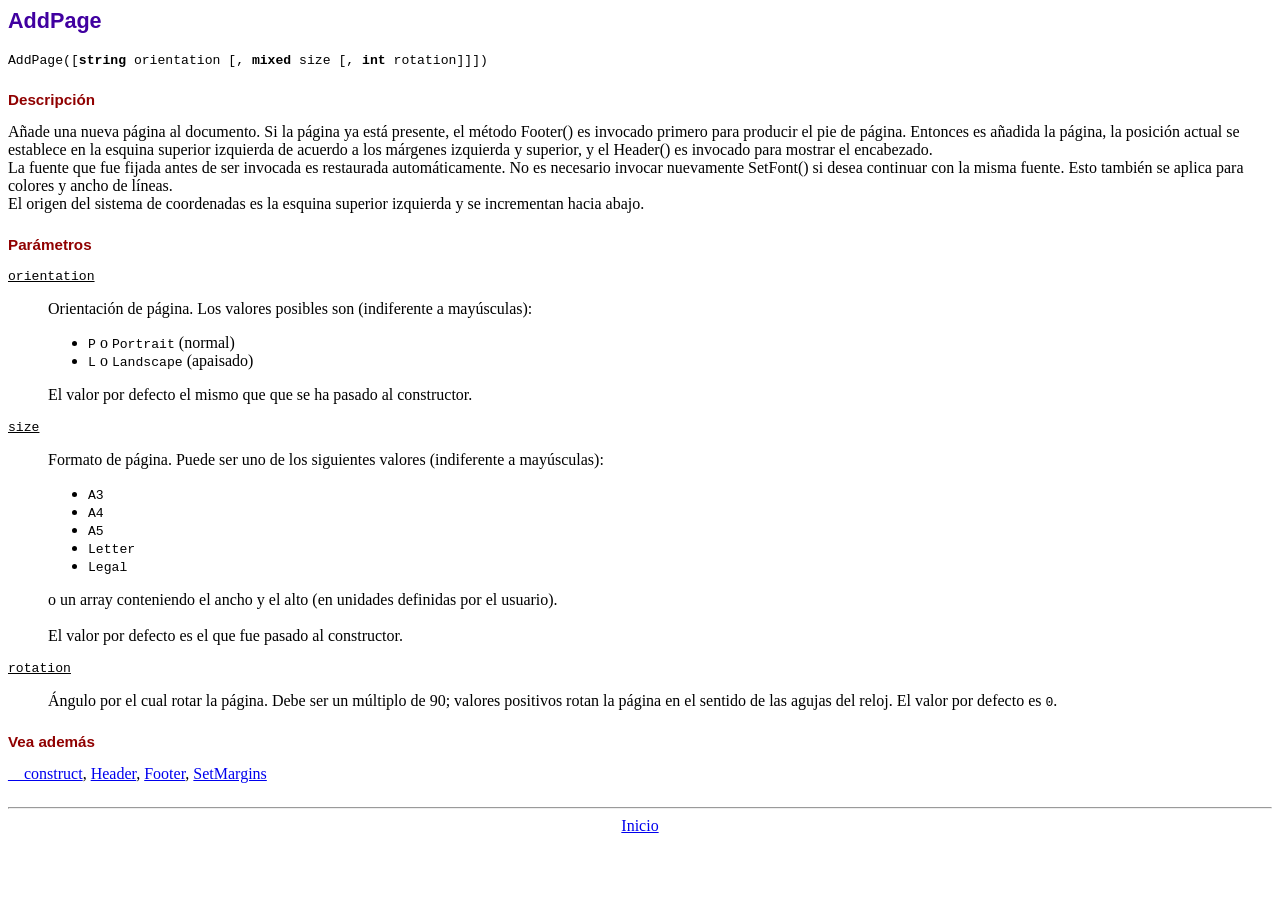
<file: sistema/usuario/pdf/fpdf/doc/addpage.htm>
<!DOCTYPE html PUBLIC "-//W3C//DTD HTML 4.01 Transitional//EN">
<html>
<head>
<meta http-equiv="Content-Type" content="text/html; charset=ISO-8859-1">
<title>AddPage</title>
<link type="text/css" rel="stylesheet" href="../fpdf.css">
</head>
<body>
<h1>AddPage</h1>
<code>AddPage([<b>string</b> orientation [, <b>mixed</b> size [, <b>int</b> rotation]]])</code>
<h2>Descripci�n</h2>
A�ade una nueva p�gina al documento. Si la p�gina ya est� presente, el m�todo Footer() es invocado primero para producir
el pie de p�gina. Entonces es a�adida la p�gina, la posici�n actual se establece en la esquina superior izquierda de
acuerdo a los m�rgenes izquierda y superior, y el Header() es invocado para mostrar el encabezado.<br>
La fuente que fue fijada antes de ser invocada es restaurada autom�ticamente. No es necesario invocar nuevamente SetFont()
si desea continuar con la misma fuente. Esto tambi�n se aplica para colores y ancho de l�neas.<br>
El origen del sistema de coordenadas es la esquina superior izquierda y se incrementan  hacia abajo.
<h2>Par�metros</h2>
<dl class="param">
<dt><code>orientation</code></dt>
<dd>
Orientaci�n de p�gina. Los valores posibles son (indiferente a may�sculas):
<ul>
<li><code>P</code> o <code>Portrait</code> (normal)</li>
<li><code>L</code> o <code>Landscape</code> (apaisado)</li>
</ul>
El valor por defecto el mismo que que se ha pasado al constructor.
</dd>
<dt><code>size</code></dt>
<dd>
Formato de p�gina. Puede ser uno de los siguientes valores (indiferente a may�sculas):
<ul>
<li><code>A3</code></li>
<li><code>A4</code></li>
<li><code>A5</code></li>
<li><code>Letter</code></li>
<li><code>Legal</code></li>
</ul>
o un array conteniendo el ancho y el alto (en unidades definidas por el usuario).<br>
<br>
El valor por defecto es el que fue pasado al constructor.
</dd>
<dt><code>rotation</code></dt>
<dd>
�ngulo por el cual rotar la p�gina. Debe ser un m�ltiplo de 90; valores positivos rotan
la p�gina en el sentido de las agujas del reloj. El valor por defecto es <code>0</code>.
</dd>
</dl>
<h2>Vea adem�s</h2>
<a href="__construct.htm">__construct</a>,
<a href="header.htm">Header</a>,
<a href="footer.htm">Footer</a>,
<a href="setmargins.htm">SetMargins</a>
<hr style="margin-top:1.5em">
<div style="text-align:center"><a href="index.htm">Inicio</a></div>
</body>
</html>
</file>
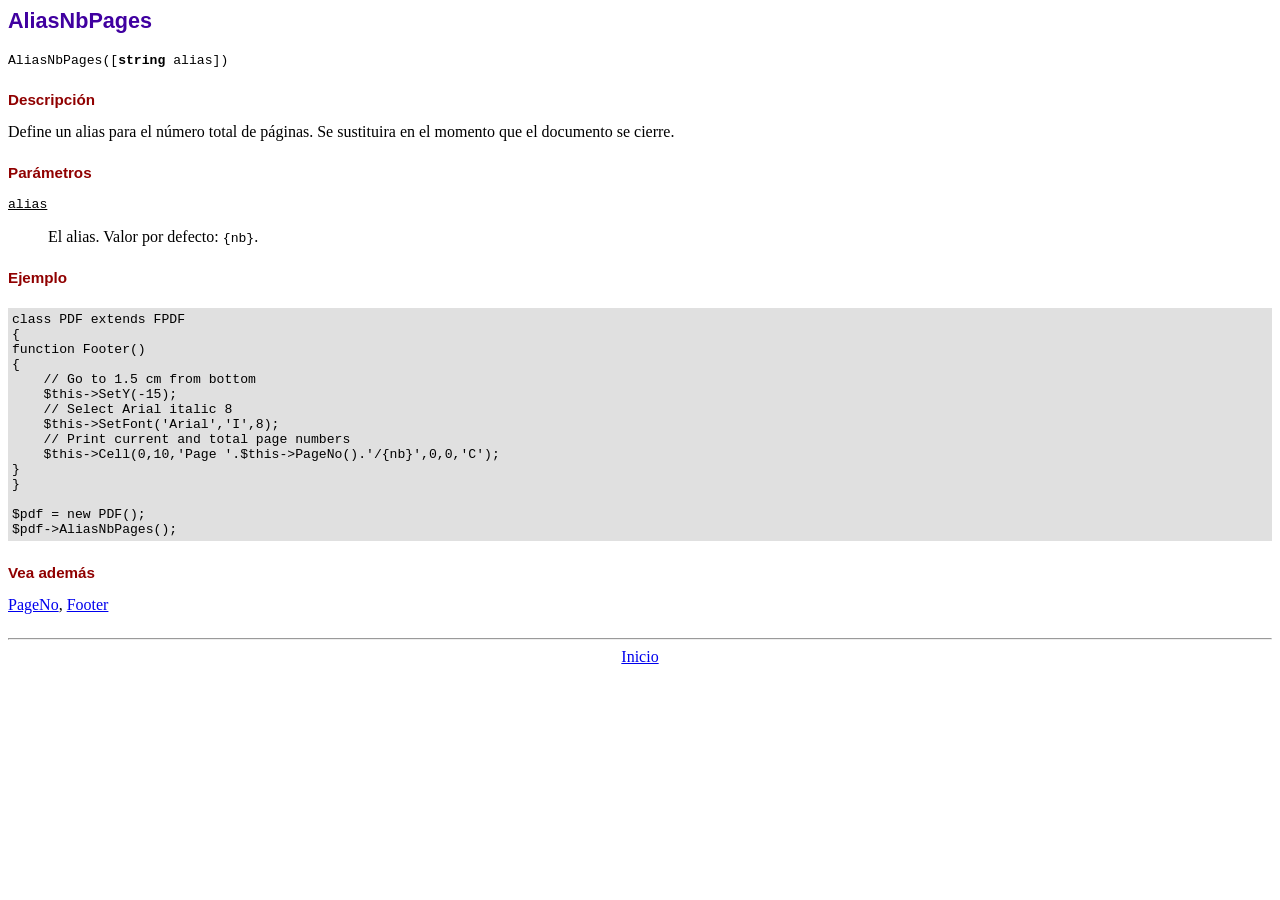
<file: sistema/usuario/pdf/fpdf/doc/aliasnbpages.htm>
<!DOCTYPE html PUBLIC "-//W3C//DTD HTML 4.01 Transitional//EN">
<html>
<head>
<meta http-equiv="Content-Type" content="text/html; charset=ISO-8859-1">
<title>AliasNbPages</title>
<link type="text/css" rel="stylesheet" href="../fpdf.css">
</head>
<body>
<h1>AliasNbPages</h1>
<code>AliasNbPages([<b>string</b> alias])</code>
<h2>Descripci�n</h2>
Define un alias para el n�mero total de p�ginas. Se sustituira en el momento que el documento se cierre.
<h2>Par�metros</h2>
<dl class="param">
<dt><code>alias</code></dt>
<dd>
El alias. Valor por defecto: <code>{nb}</code>.
</dd>
</dl>
<h2>Ejemplo</h2>
<div class="doc-source">
<pre><code>class PDF extends FPDF
{
function Footer()
{
    // Go to 1.5 cm from bottom
    $this-&gt;SetY(-15);
    // Select Arial italic 8
    $this-&gt;SetFont('Arial','I',8);
    // Print current and total page numbers
    $this-&gt;Cell(0,10,'Page '.$this-&gt;PageNo().'/{nb}',0,0,'C');
}
}

$pdf = new PDF();
$pdf-&gt;AliasNbPages();</code></pre>
</div>
<h2>Vea adem�s</h2>
<a href="pageno.htm">PageNo</a>,
<a href="footer.htm">Footer</a>
<hr style="margin-top:1.5em">
<div style="text-align:center"><a href="index.htm">Inicio</a></div>
</body>
</html>
</file>
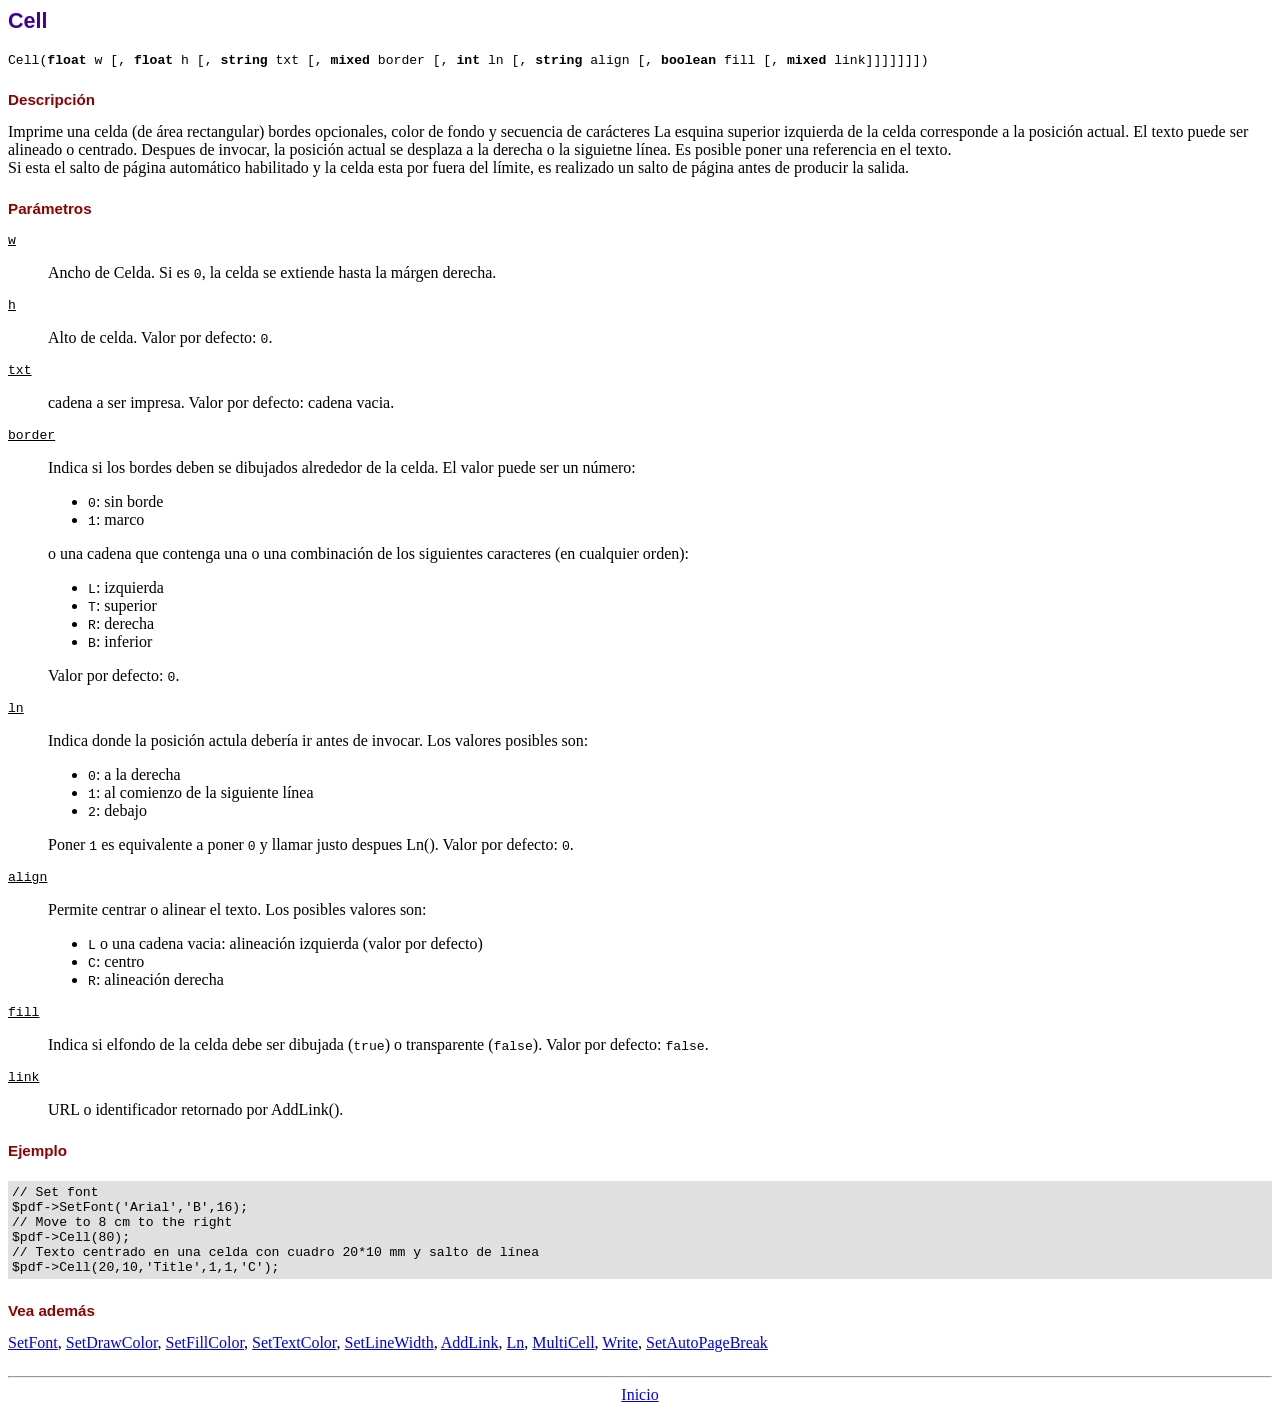
<file: sistema/usuario/pdf/fpdf/doc/cell.htm>
<!DOCTYPE html PUBLIC "-//W3C//DTD HTML 4.01 Transitional//EN">
<html>
<head>
<meta http-equiv="Content-Type" content="text/html; charset=ISO-8859-1">
<title>Cell</title>
<link type="text/css" rel="stylesheet" href="../fpdf.css">
</head>
<body>
<h1>Cell</h1>
<code>Cell(<b>float</b> w [, <b>float</b> h [, <b>string</b> txt [, <b>mixed</b> border [, <b>int</b> ln [, <b>string</b> align [, <b>boolean</b> fill [, <b>mixed</b> link]]]]]]])</code>
<h2>Descripci�n</h2>
Imprime una celda (de �rea rectangular) bordes opcionales, color de fondo y secuencia de car�cteres
La esquina superior izquierda de la celda corresponde a la posici�n actual. El texto puede ser alineado o centrado. Despues de invocar, la posici�n actual se desplaza a la derecha o la siguietne l�nea. Es posible poner una referencia en el texto.
<br>
Si esta el salto de p�gina autom�tico habilitado y la celda esta por fuera del l�mite, es realizado un salto de p�gina antes de producir la salida.
<h2>Par�metros</h2>
<dl class="param">
<dt><code>w</code></dt>
<dd>
Ancho de Celda. Si es <code>0</code>, la celda se extiende hasta la m�rgen derecha.
</dd>
<dt><code>h</code></dt>
<dd>
Alto de celda.
Valor por defecto: <code>0</code>.
</dd>
<dt><code>txt</code></dt>
<dd>
cadena a ser impresa.
Valor por defecto: cadena vacia.
</dd>
<dt><code>border</code></dt>
<dd>
Indica si los bordes deben se dibujados alrededor de la celda. El valor puede ser un n�mero:
<ul>
<li><code>0</code>: sin borde</li>
<li><code>1</code>: marco</li>
</ul>
o una cadena que contenga una o una combinaci�n de los siguientes caracteres (en cualquier orden):
<ul>
<li><code>L</code>: izquierda</li>
<li><code>T</code>: superior</li>
<li><code>R</code>: derecha</li>
<li><code>B</code>: inferior</li>
</ul>
Valor por defecto: <code>0</code>.
</dd>
<dt><code>ln</code></dt>
<dd>
Indica donde la posici�n actula deber�a ir antes de invocar. Los valores posibles son:
<ul>
<li><code>0</code>: a la derecha</li>
<li><code>1</code>: al comienzo de la siguiente l�nea</li>
<li><code>2</code>: debajo</li>
</ul>
Poner <code>1</code> es equivalente a poner <code>0</code> y llamar justo despues Ln().
Valor por defecto: <code>0</code>.
</dd>
<dt><code>align</code></dt>
<dd>
Permite centrar o alinear el texto. Los posibles valores son:
<ul>
<li><code>L</code> o una cadena vacia: alineaci�n izquierda (valor por defecto)</li>
<li><code>C</code>: centro</li>
<li><code>R</code>: alineaci�n derecha</li>
</ul>
</dd>
<dt><code>fill</code></dt>
<dd>
Indica si elfondo de la celda debe ser dibujada (<code>true</code>) o transparente (<code>false</code>).
Valor por defecto: <code>false</code>.
</dd>
<dt><code>link</code></dt>
<dd>
URL o identificador retornado por AddLink().
</dd>
</dl>
<h2>Ejemplo</h2>
<div class="doc-source">
<pre><code>// Set font
$pdf-&gt;SetFont('Arial','B',16);
// Move to 8 cm to the right
$pdf-&gt;Cell(80);
// Texto centrado en una celda con cuadro 20*10 mm y salto de l�nea
$pdf-&gt;Cell(20,10,'Title',1,1,'C');</code></pre>
</div>
<h2>Vea adem�s</h2>
<a href="setfont.htm">SetFont</a>,
<a href="setdrawcolor.htm">SetDrawColor</a>,
<a href="setfillcolor.htm">SetFillColor</a>,
<a href="settextcolor.htm">SetTextColor</a>,
<a href="setlinewidth.htm">SetLineWidth</a>,
<a href="addlink.htm">AddLink</a>,
<a href="ln.htm">Ln</a>,
<a href="multicell.htm">MultiCell</a>,
<a href="write.htm">Write</a>,
<a href="setautopagebreak.htm">SetAutoPageBreak</a>
<hr style="margin-top:1.5em">
<div style="text-align:center"><a href="index.htm">Inicio</a></div>
</body>
</html>
</file>
<file: sistema/usuario/pdf/fpdf/fpdf.css>
body {font-family:"Times New Roman",serif}
h1 {font:bold 135% Arial,sans-serif; color:#4000A0; margin-bottom:0.9em}
h2 {font:bold 95% Arial,sans-serif; color:#900000; margin-top:1.5em; margin-bottom:1em}
dl.param dt {text-decoration:underline}
dl.param dd {margin-top:1em; margin-bottom:1em}
dl.param ul {margin-top:1em; margin-bottom:1em}
tt, code, kbd {font-family:"Courier New",Courier,monospace; font-size:82%}
div.source {margin-top:1.4em; margin-bottom:1.3em}
div.source pre {display:table; border:1px solid #24246A; width:100%; margin:0em; font-family:inherit; font-size:100%}
div.source code {display:block; border:1px solid #C5C5EC; background-color:#F0F5FF; padding:6px; color:#000000}
div.doc-source {margin-top:1.4em; margin-bottom:1.3em}
div.doc-source pre {display:table; width:100%; margin:0em; font-family:inherit; font-size:100%}
div.doc-source code {display:block; background-color:#E0E0E0; padding:4px}
.kw {color:#000080; font-weight:bold}
.str {color:#CC0000}
.cmt {color:#008000}
p.demo {text-align:center; margin-top:-0.9em}
a.demo {text-decoration:none; font-weight:bold; color:#0000CC}
a.demo:link {text-decoration:none; font-weight:bold; color:#0000CC}
a.demo:hover {text-decoration:none; font-weight:bold; color:#0000FF}
a.demo:active {text-decoration:none; font-weight:bold; color:#0000FF}
</file>
